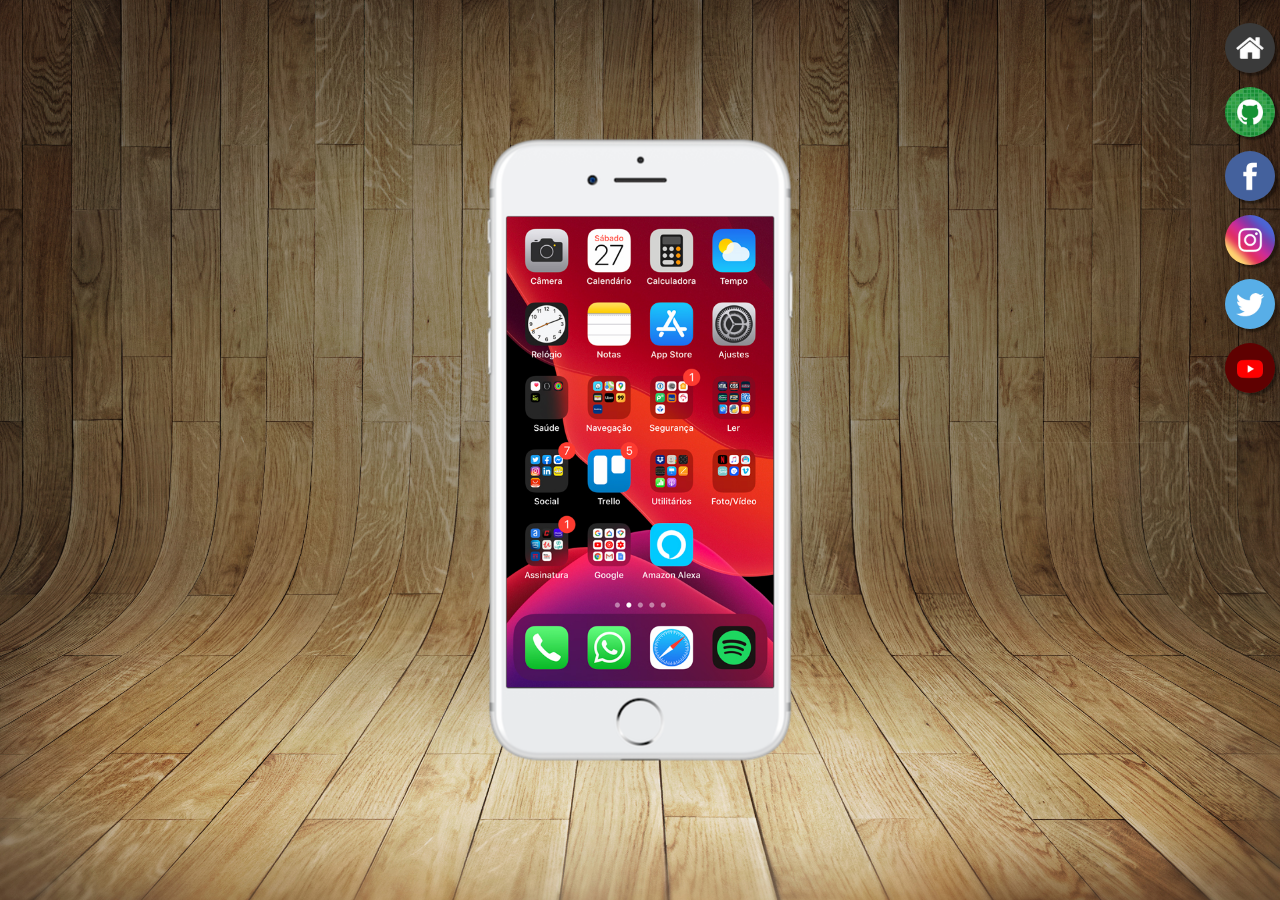
<file: index.html>
<!DOCTYPE html>
<html lang="pt-br">
<head>
    <meta charset="UTF-8">
    <meta http-equiv="X-UA-Compatible" content="IE=edge">
    <meta name="viewport" content="width=device-width, initial-scale=1.0">
    <link rel="shortcut icon" href="favicon.ico" type="image/x-icon">
    <link rel="stylesheet" href="style.css">
    <title>Social</title>
</head>
<body>
    <main>
        <section id="cell">
            <iframe src="home.html" frameborder="0" name="screen" id="screen">
                <p>Seu navegador não é compatível com iframes :C</p>
            </iframe>
        </section>
        <section id="social">
            <br>
            <a href="home.html" target="screen"><img src="imagens/logo-home.jpg" alt="Home"></a><br>
            <a href="github.html" target="screen"><img src="imagens/logo-github.jpg" alt="Github"></a><br>
            <a href="facebook.html" target="screen"><img src="imagens/logo-facebook.jpg" alt="Facebook"></a><br>
            <a href="instagram.html" target="screen"><img src="imagens/logo-instagram.jpg" alt="Instagram"></a><br>
            <a href="twitter.html" target="screen"><img src="imagens/logo-twitter.jpg" alt="Twitter"></a><br>
            <a href="youtube.html" target="screen"><img src="imagens/logo-youtube.jpg" alt="YouTube"></a><br>
        </section>
    </main>
</body>
</html>
</file>
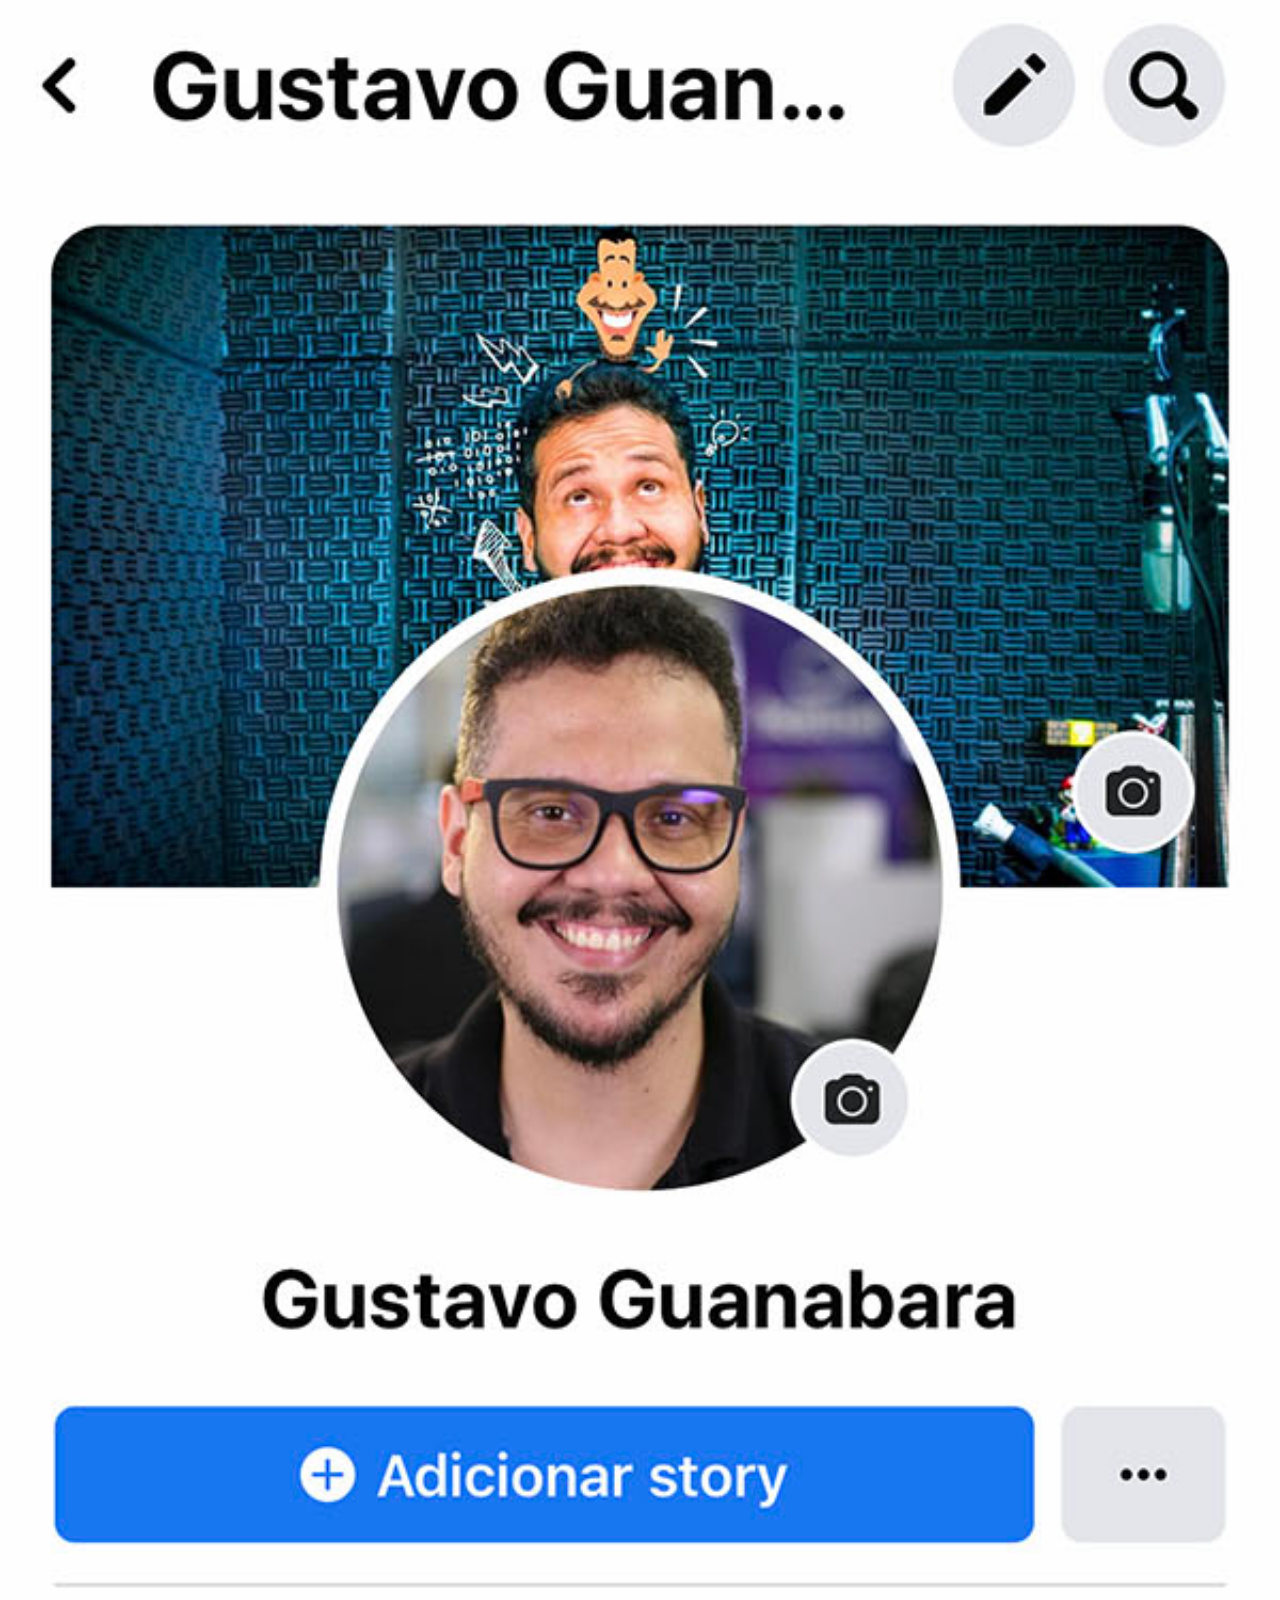
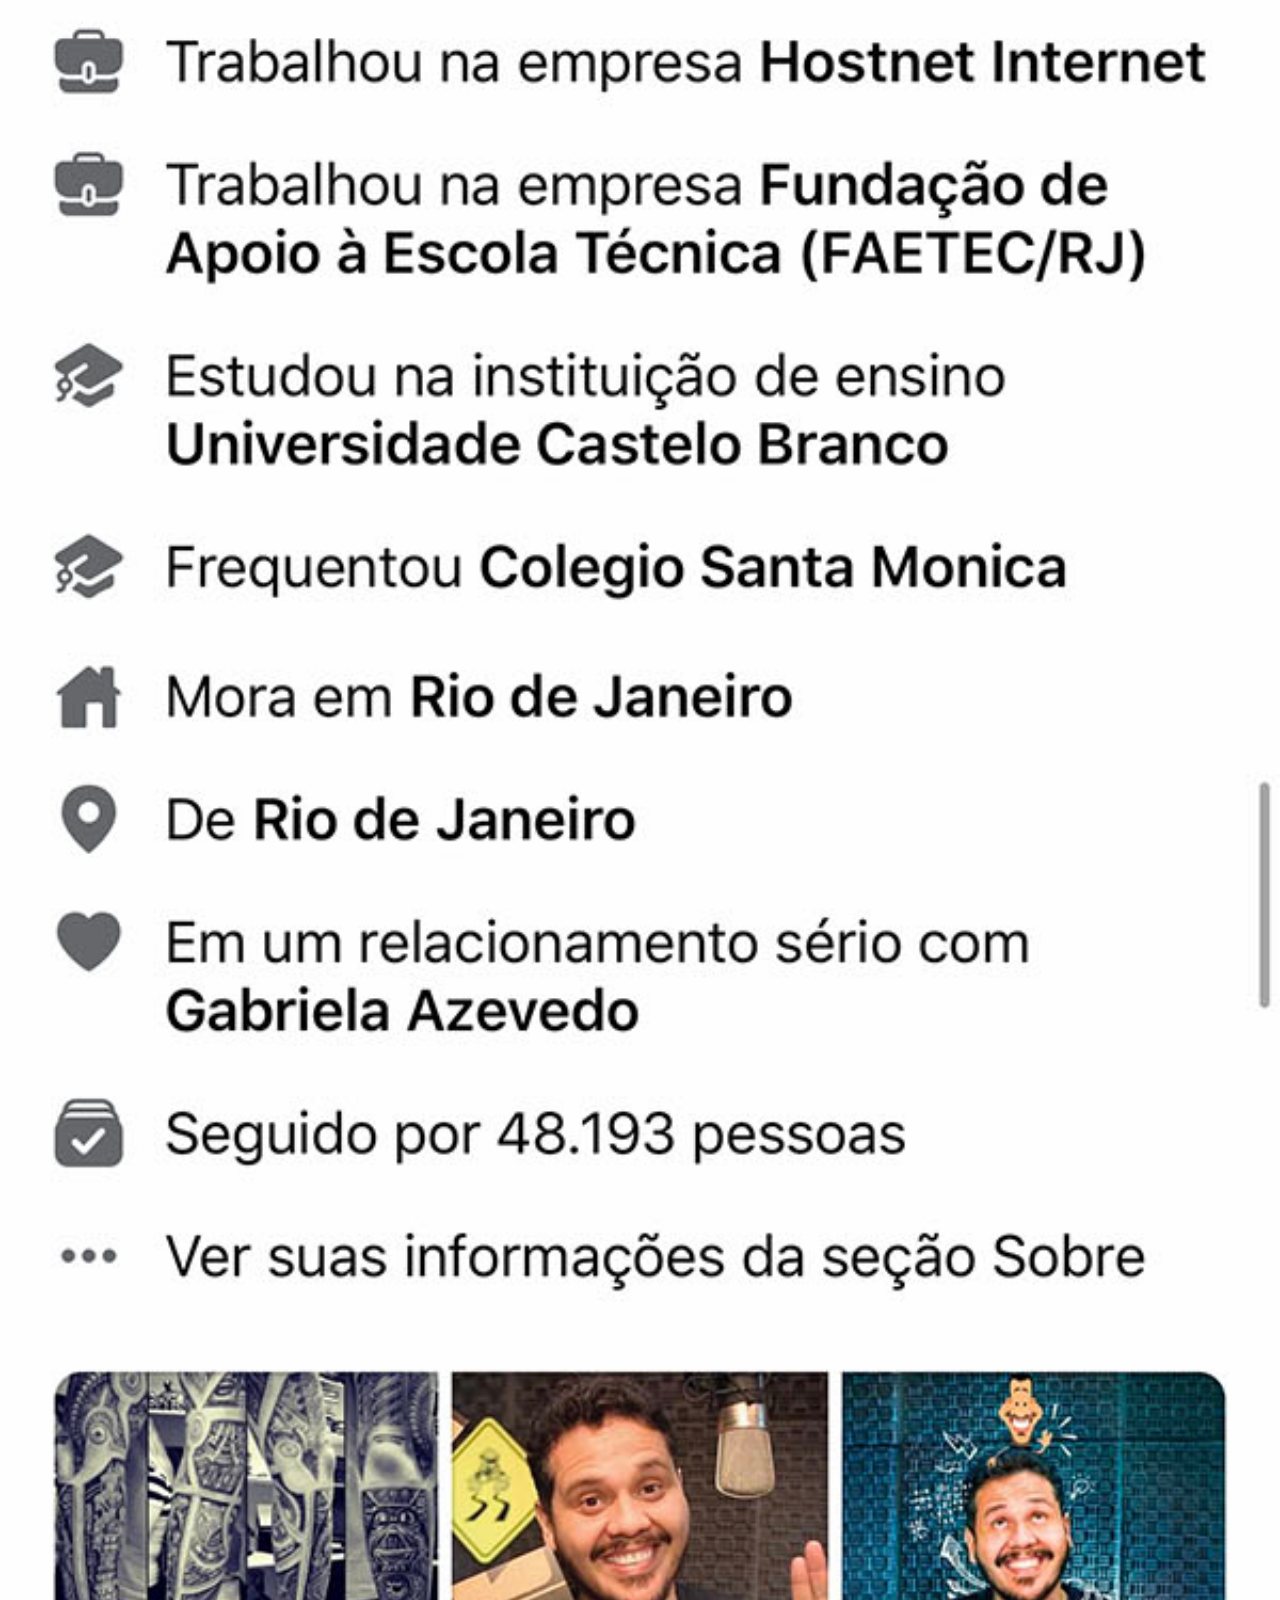
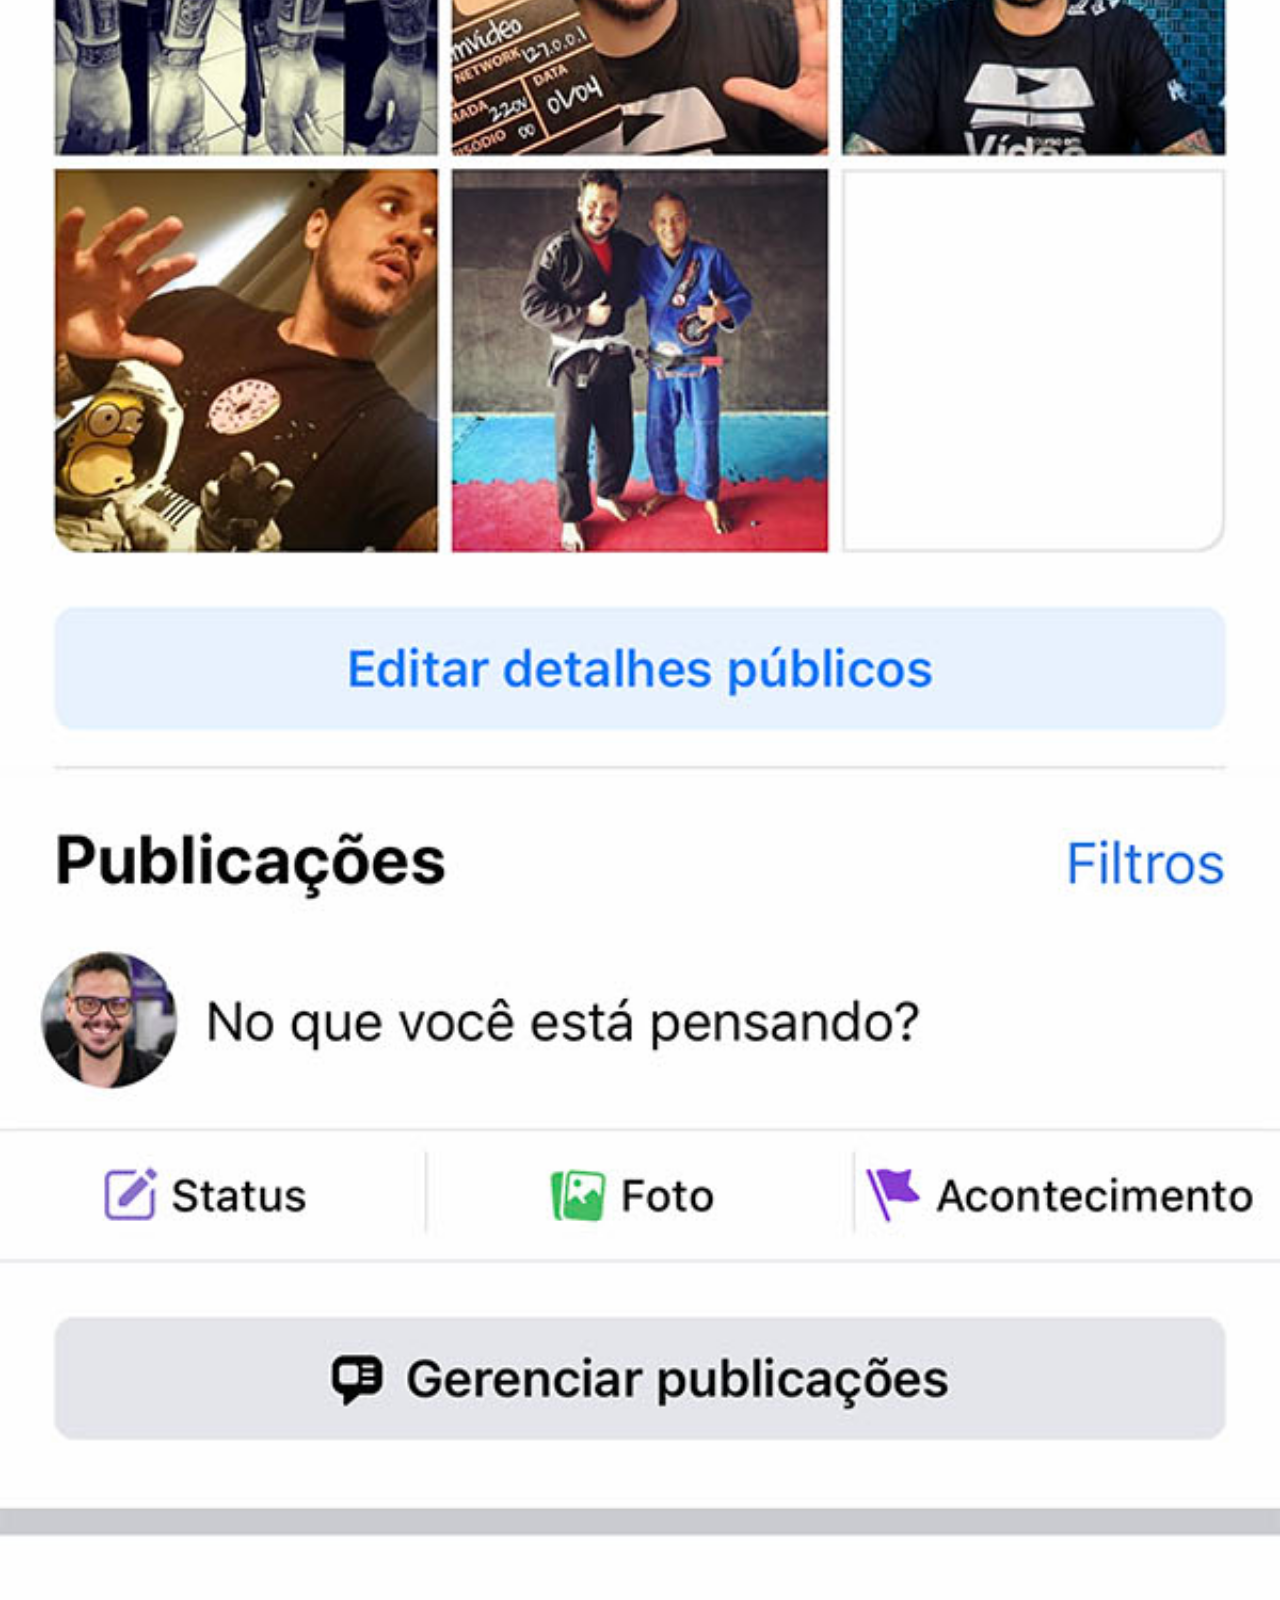
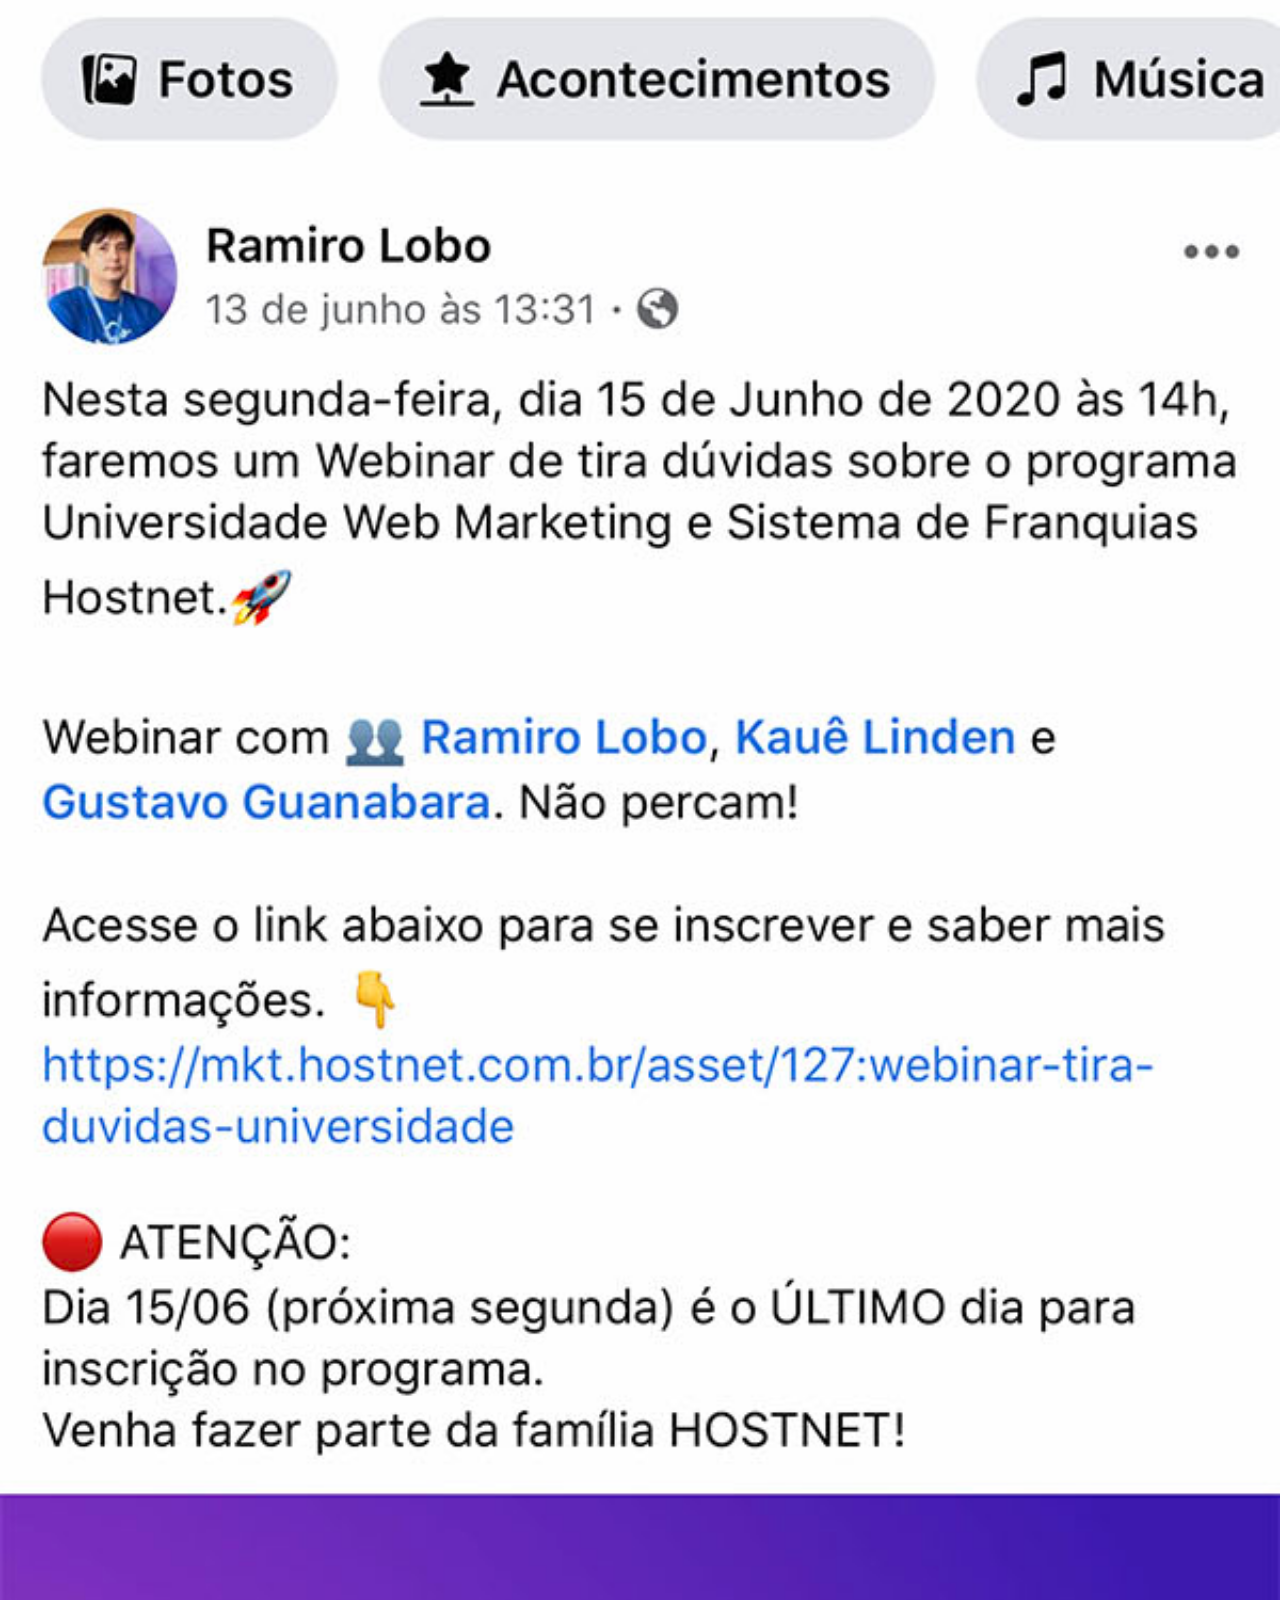
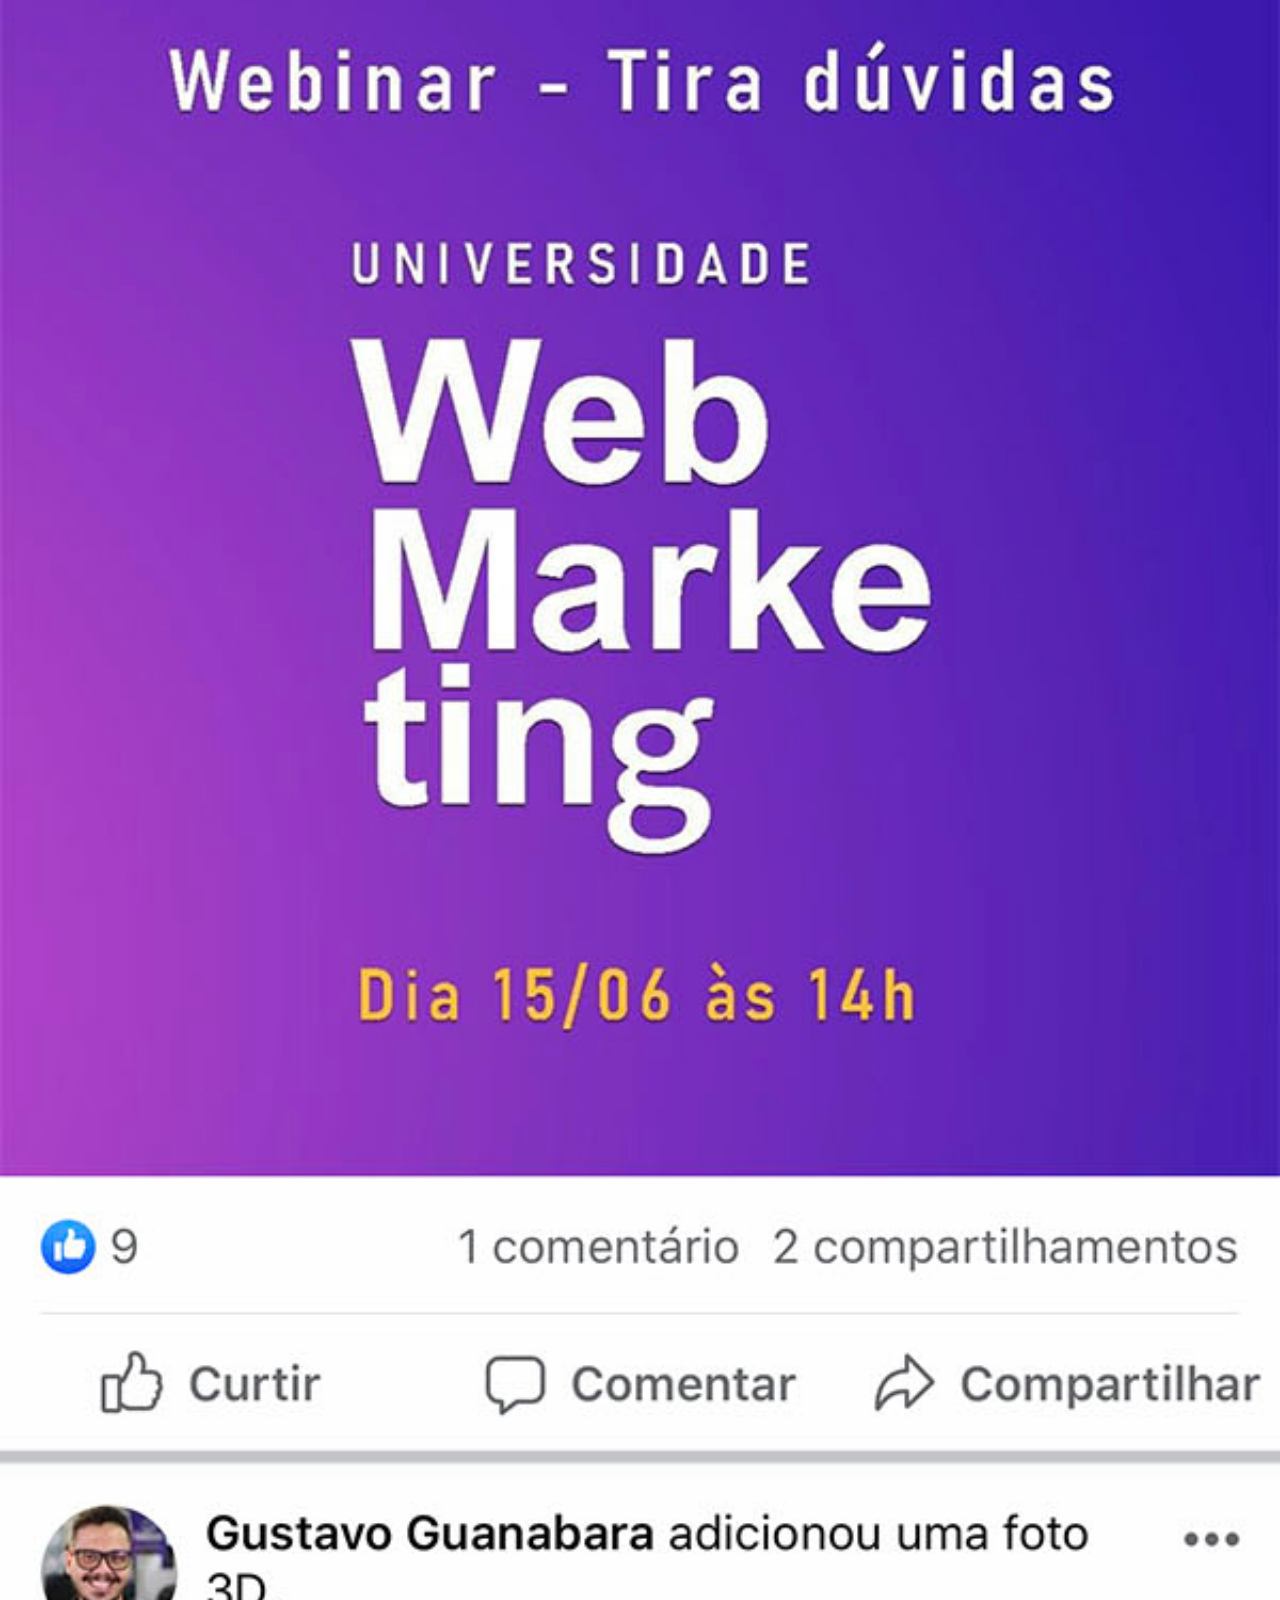
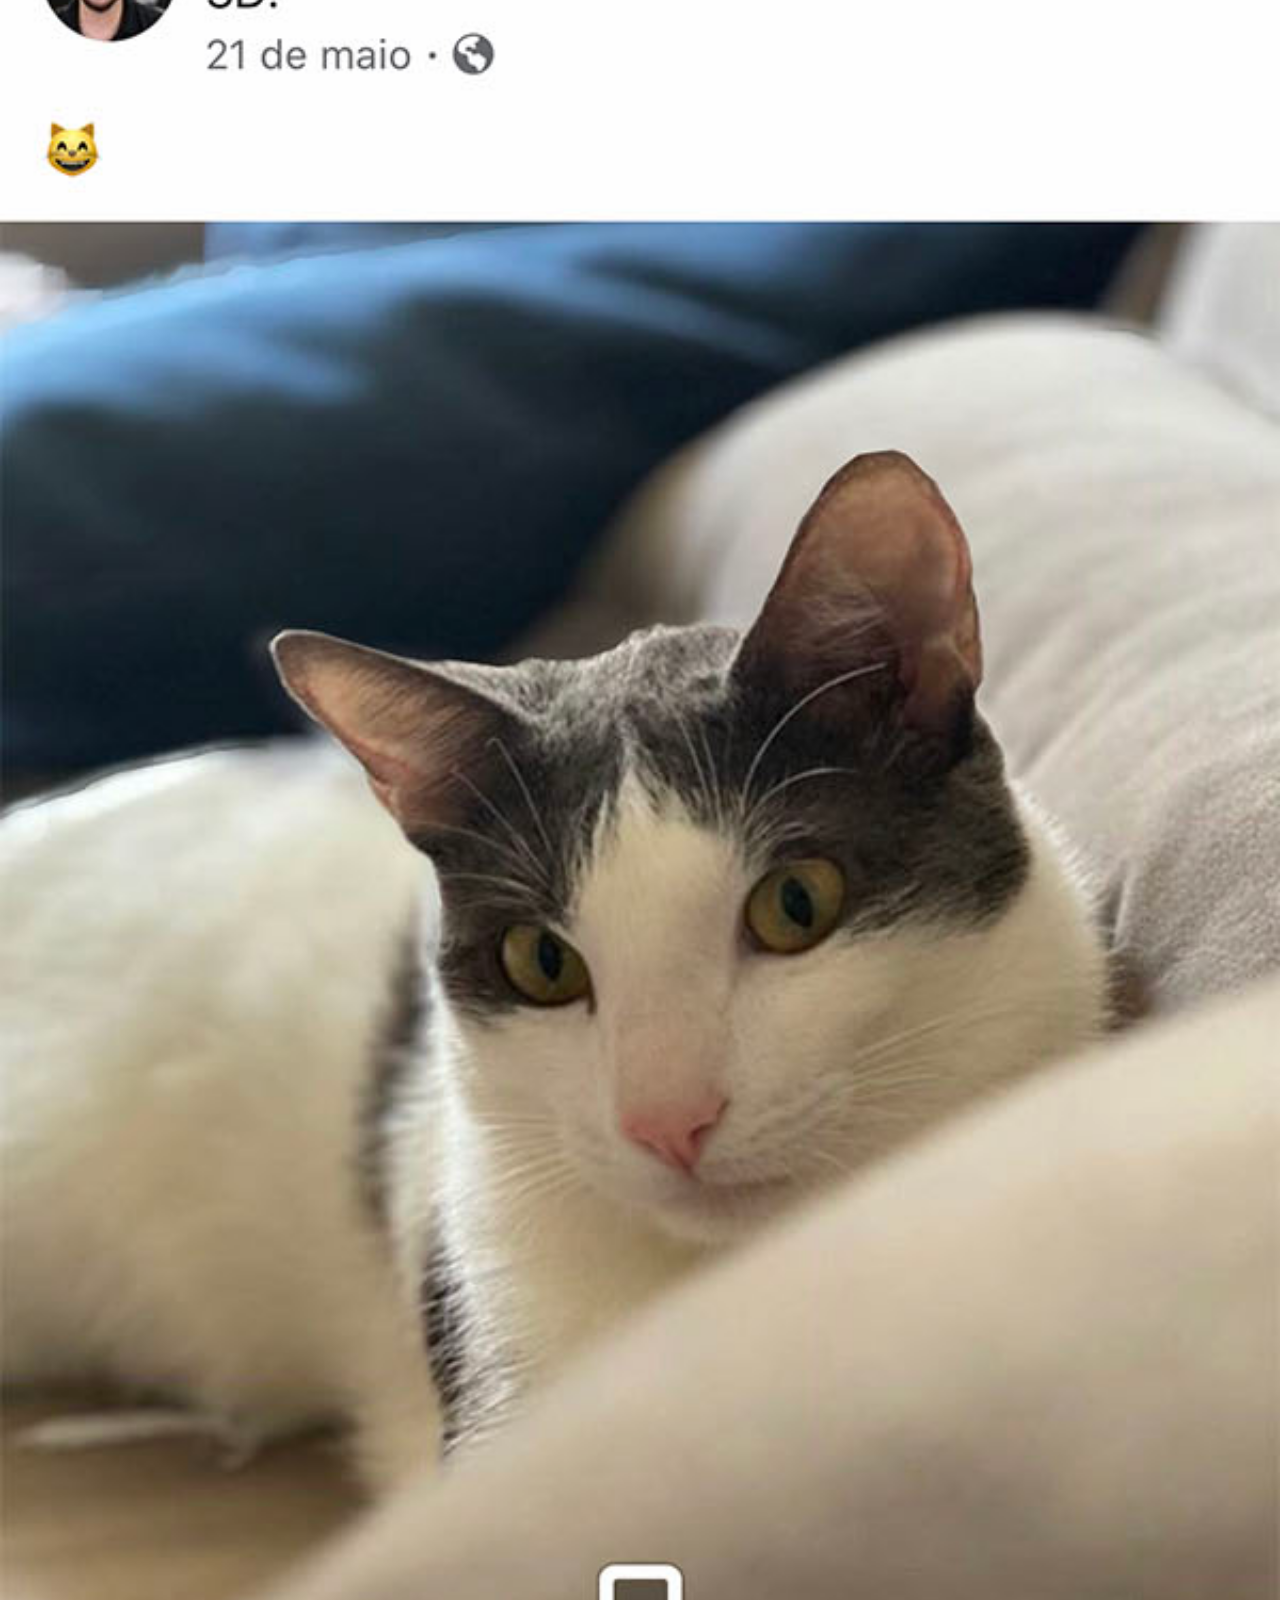
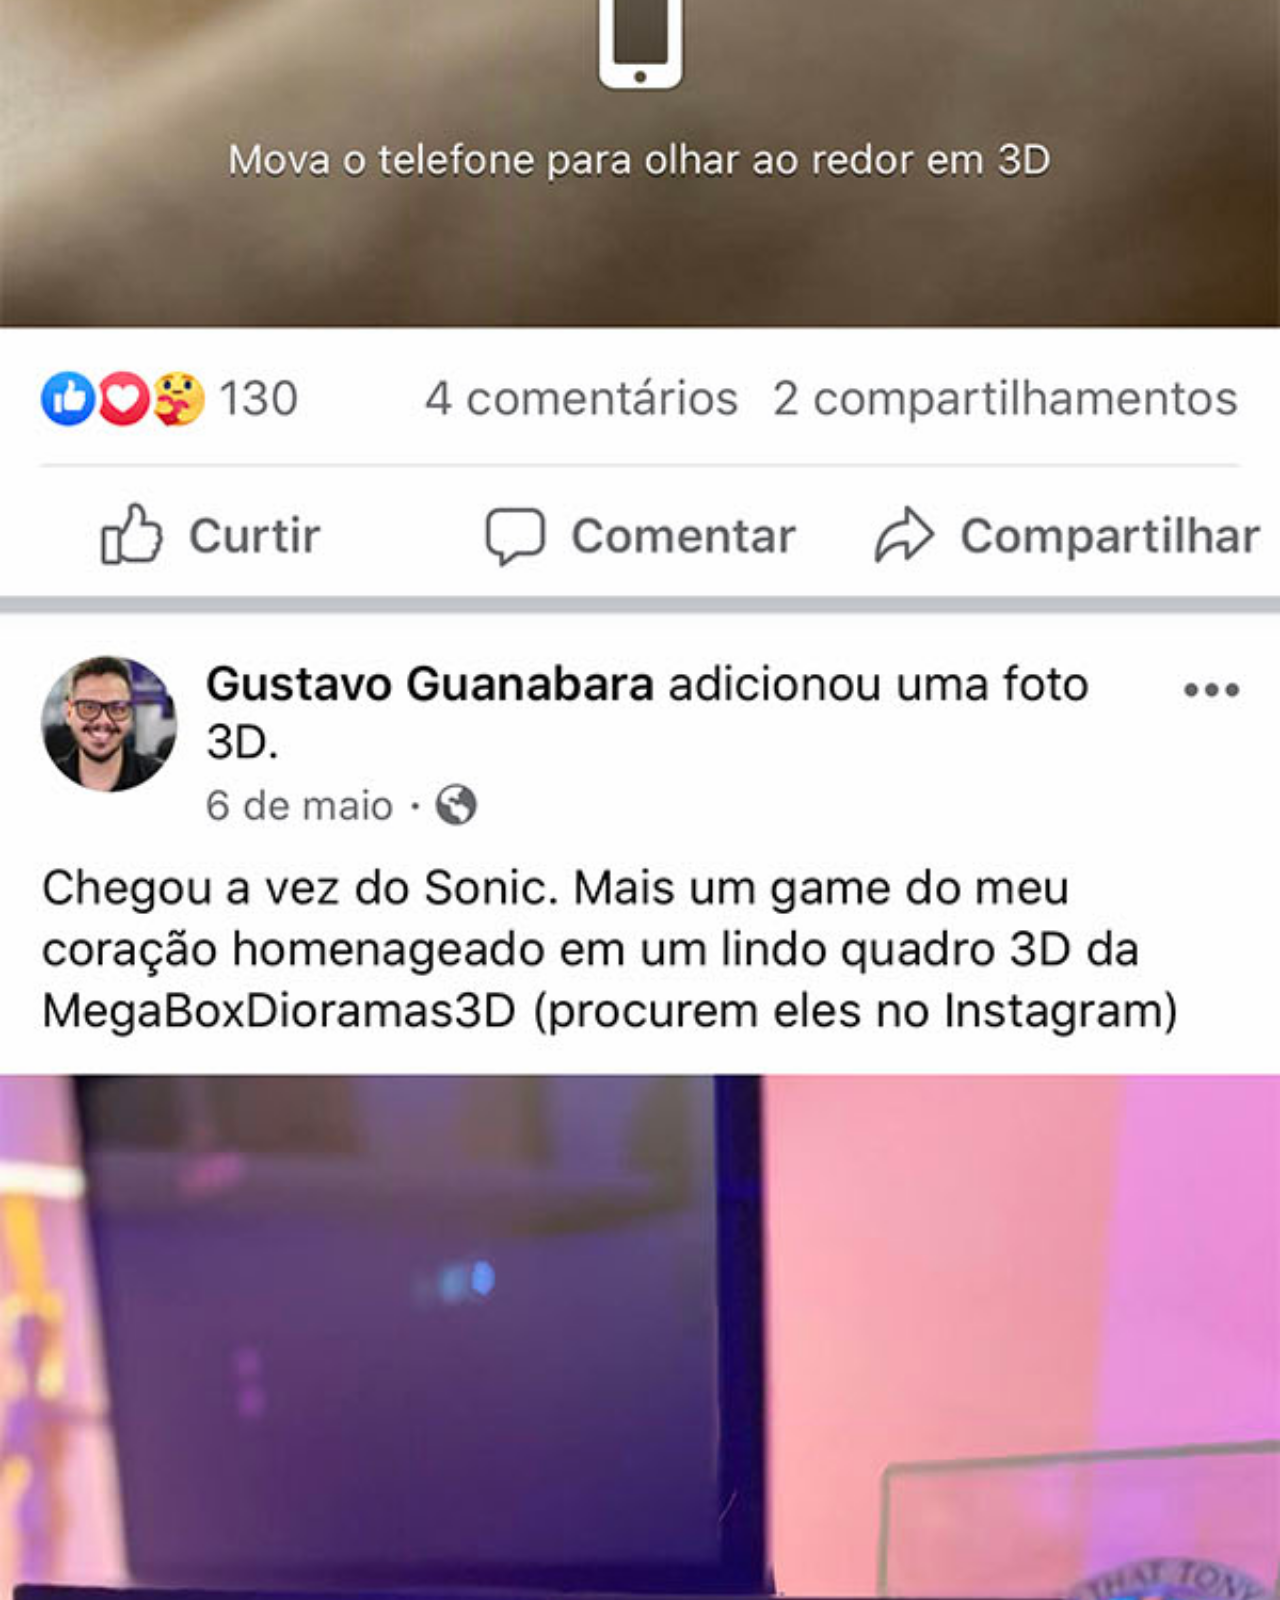
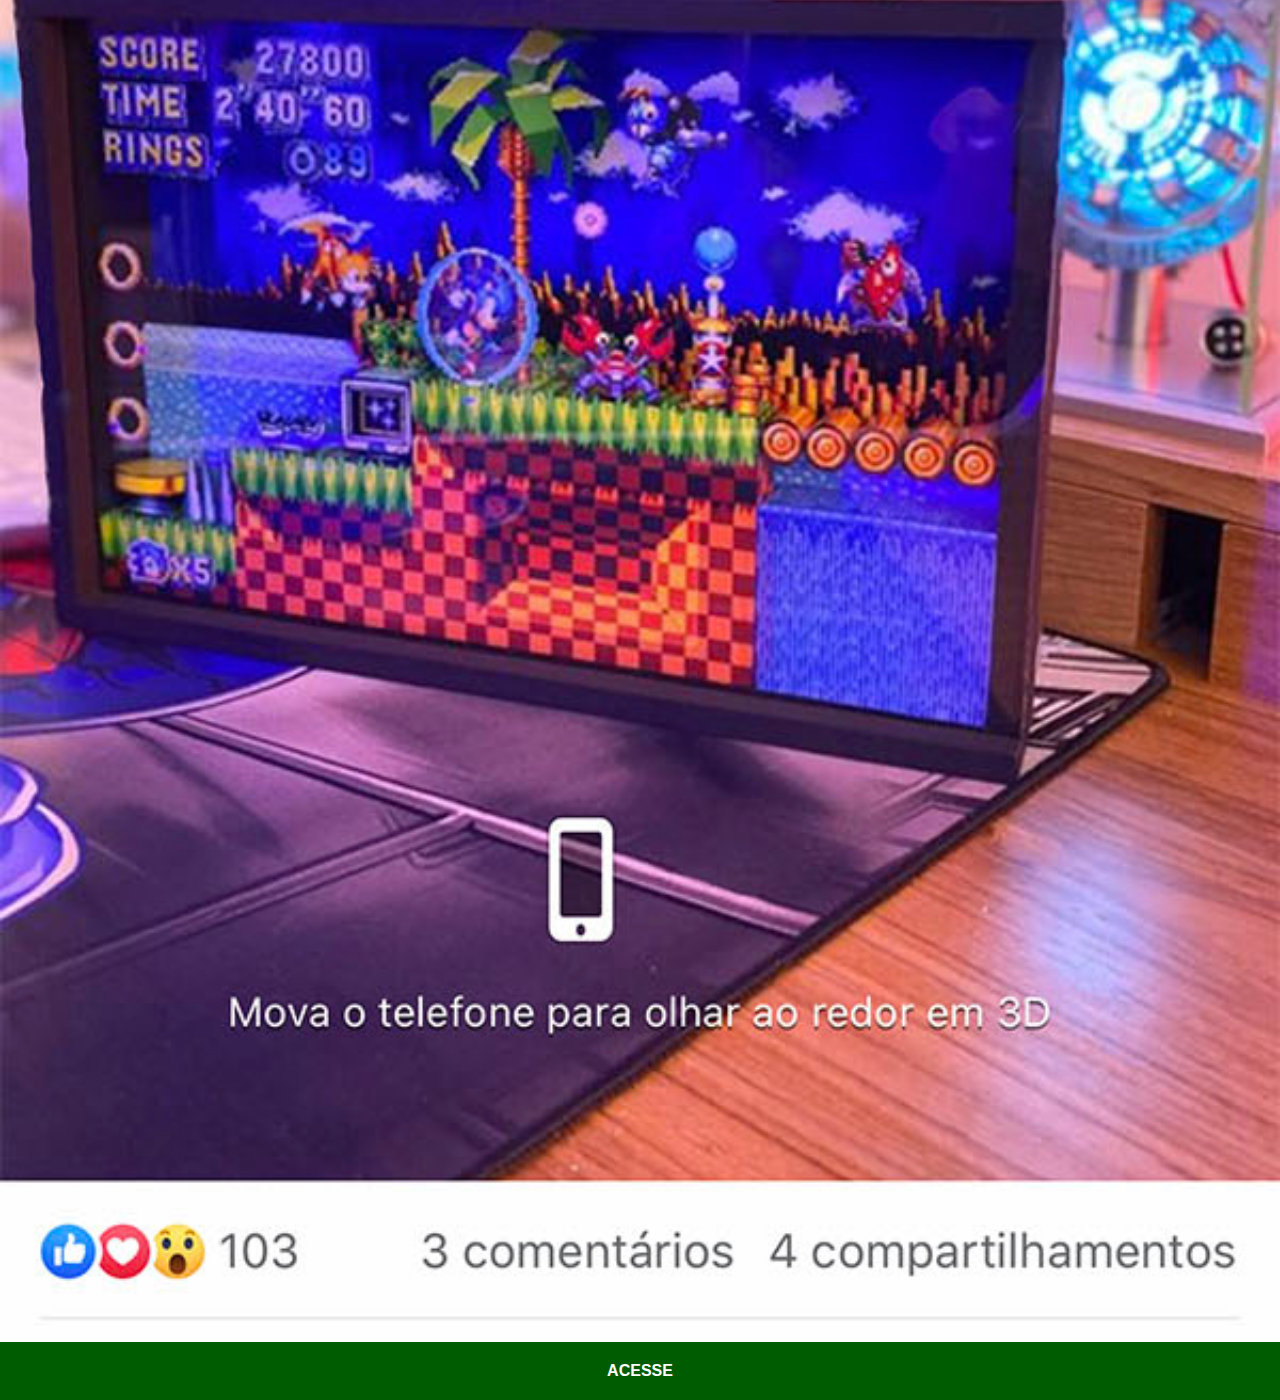
<file: facebook.html>
<!DOCTYPE html>
<html lang="pt-br">
<head>
    <meta charset="UTF-8">
    <meta http-equiv="X-UA-Compatible" content="IE=edge">
    <meta name="viewport" content="width=device-width, initial-scale=1.0">
    <title>Facebook</title>
    <link rel="stylesheet" href="social_buttons.css">
</head>
<body>
    <img src="imagens/tela-facebook.jpg" alt="Facebook">
    <a href="https://www.facebook.com/gustavoguanabara" target="_blank" rel="external" hreflang="pt-br">ACESSE</a>
</body>
</html>
</file>
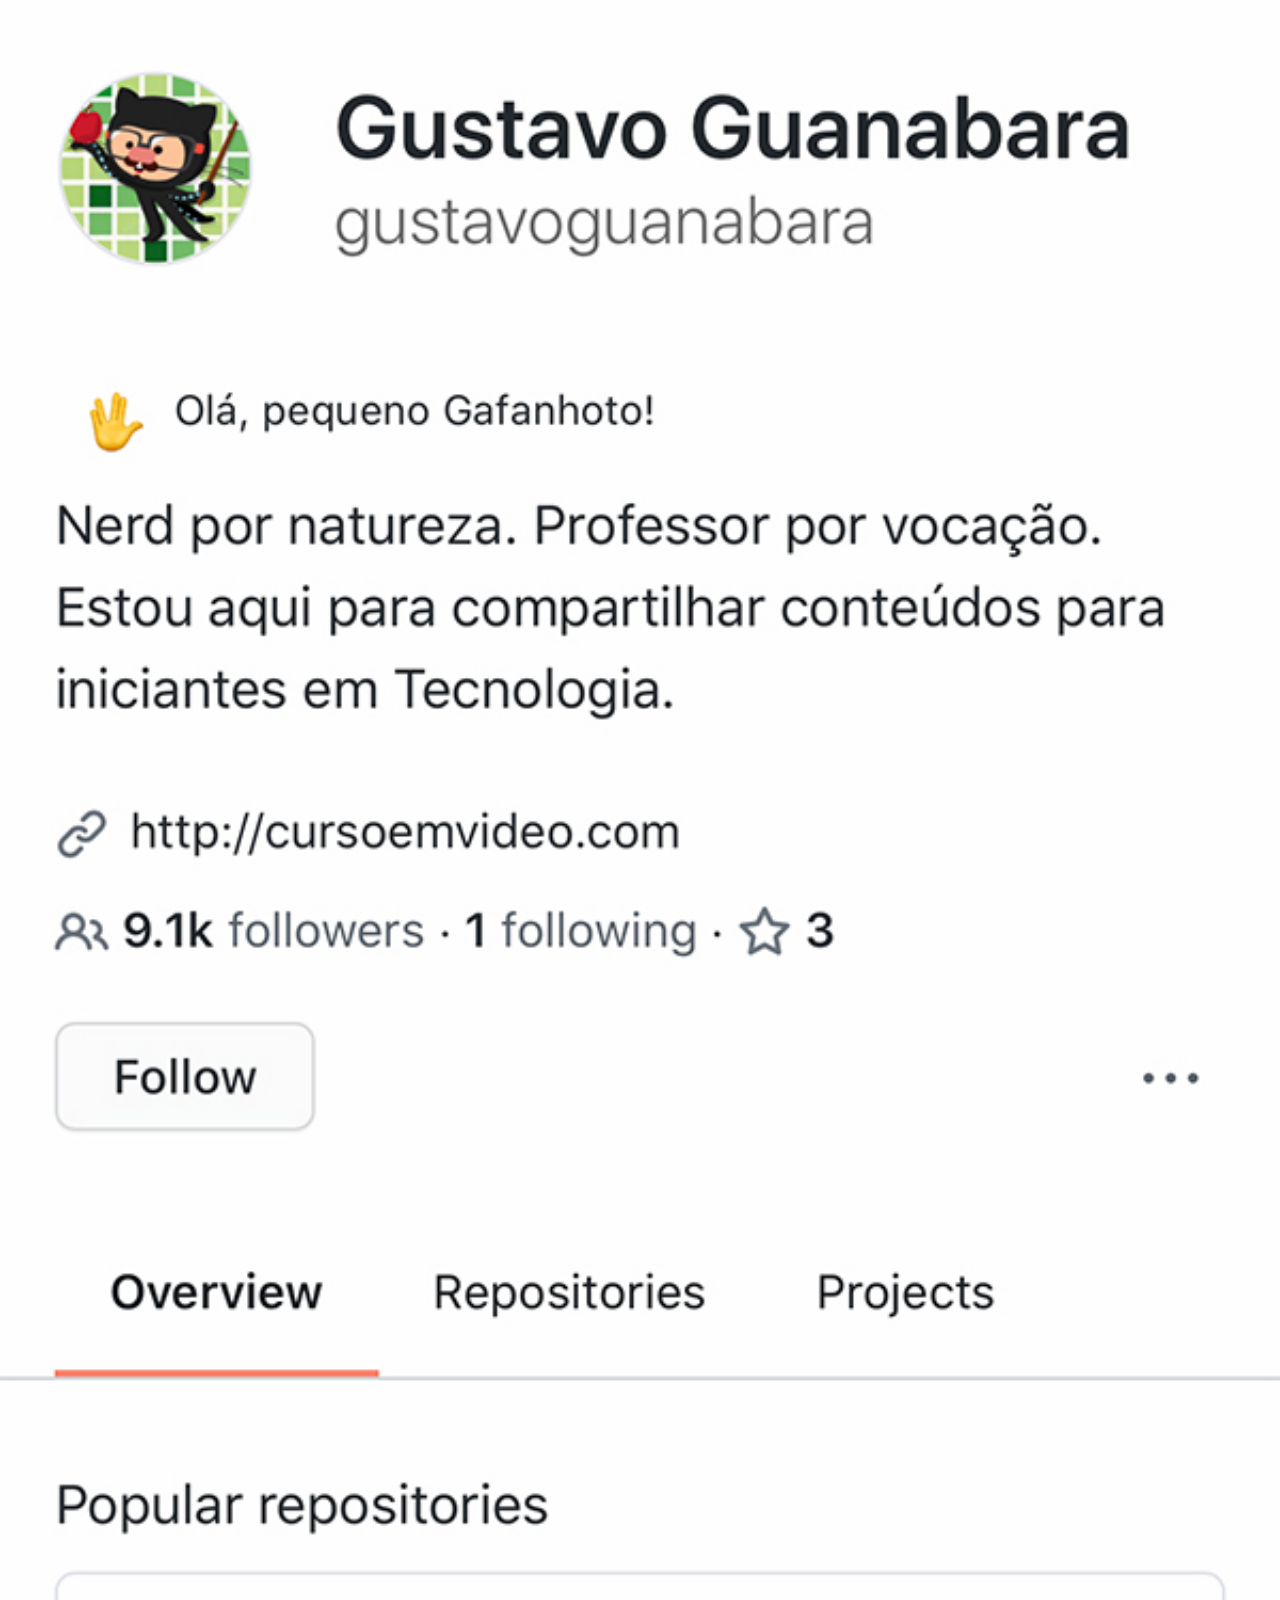
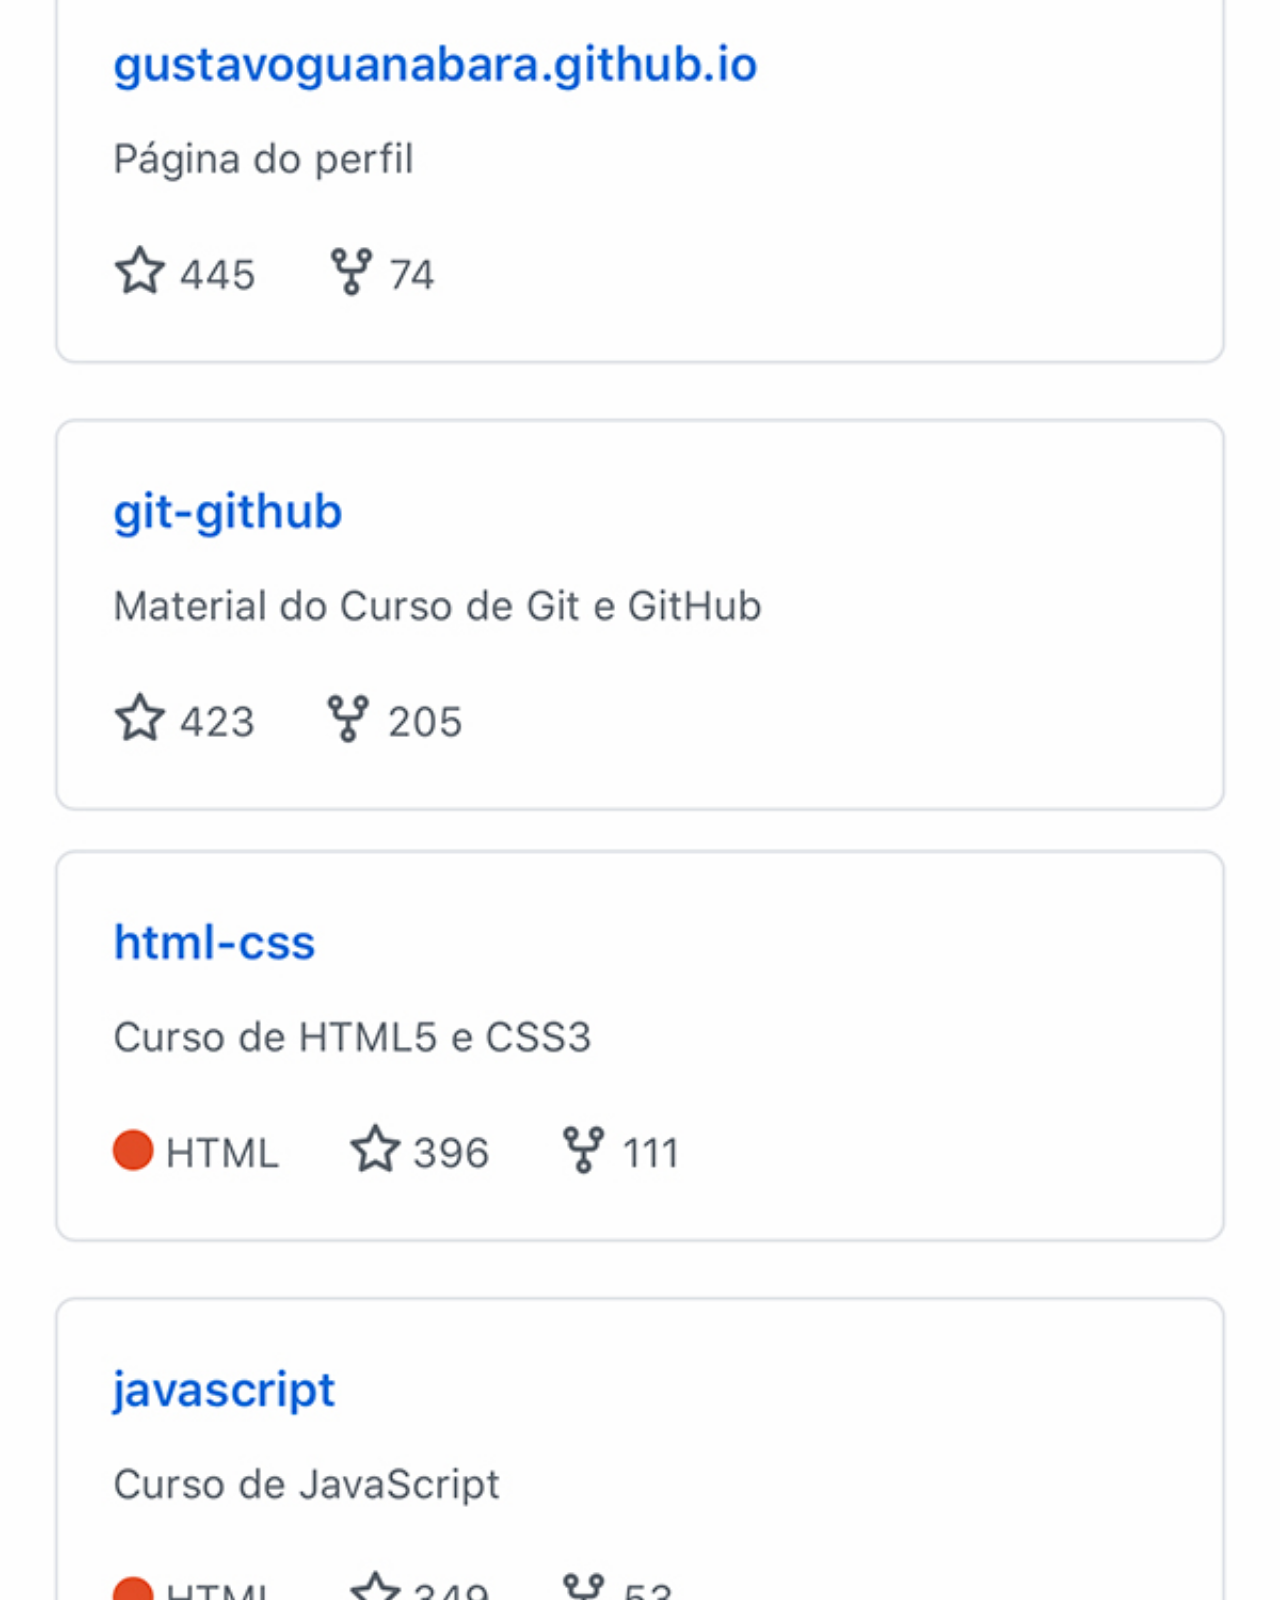
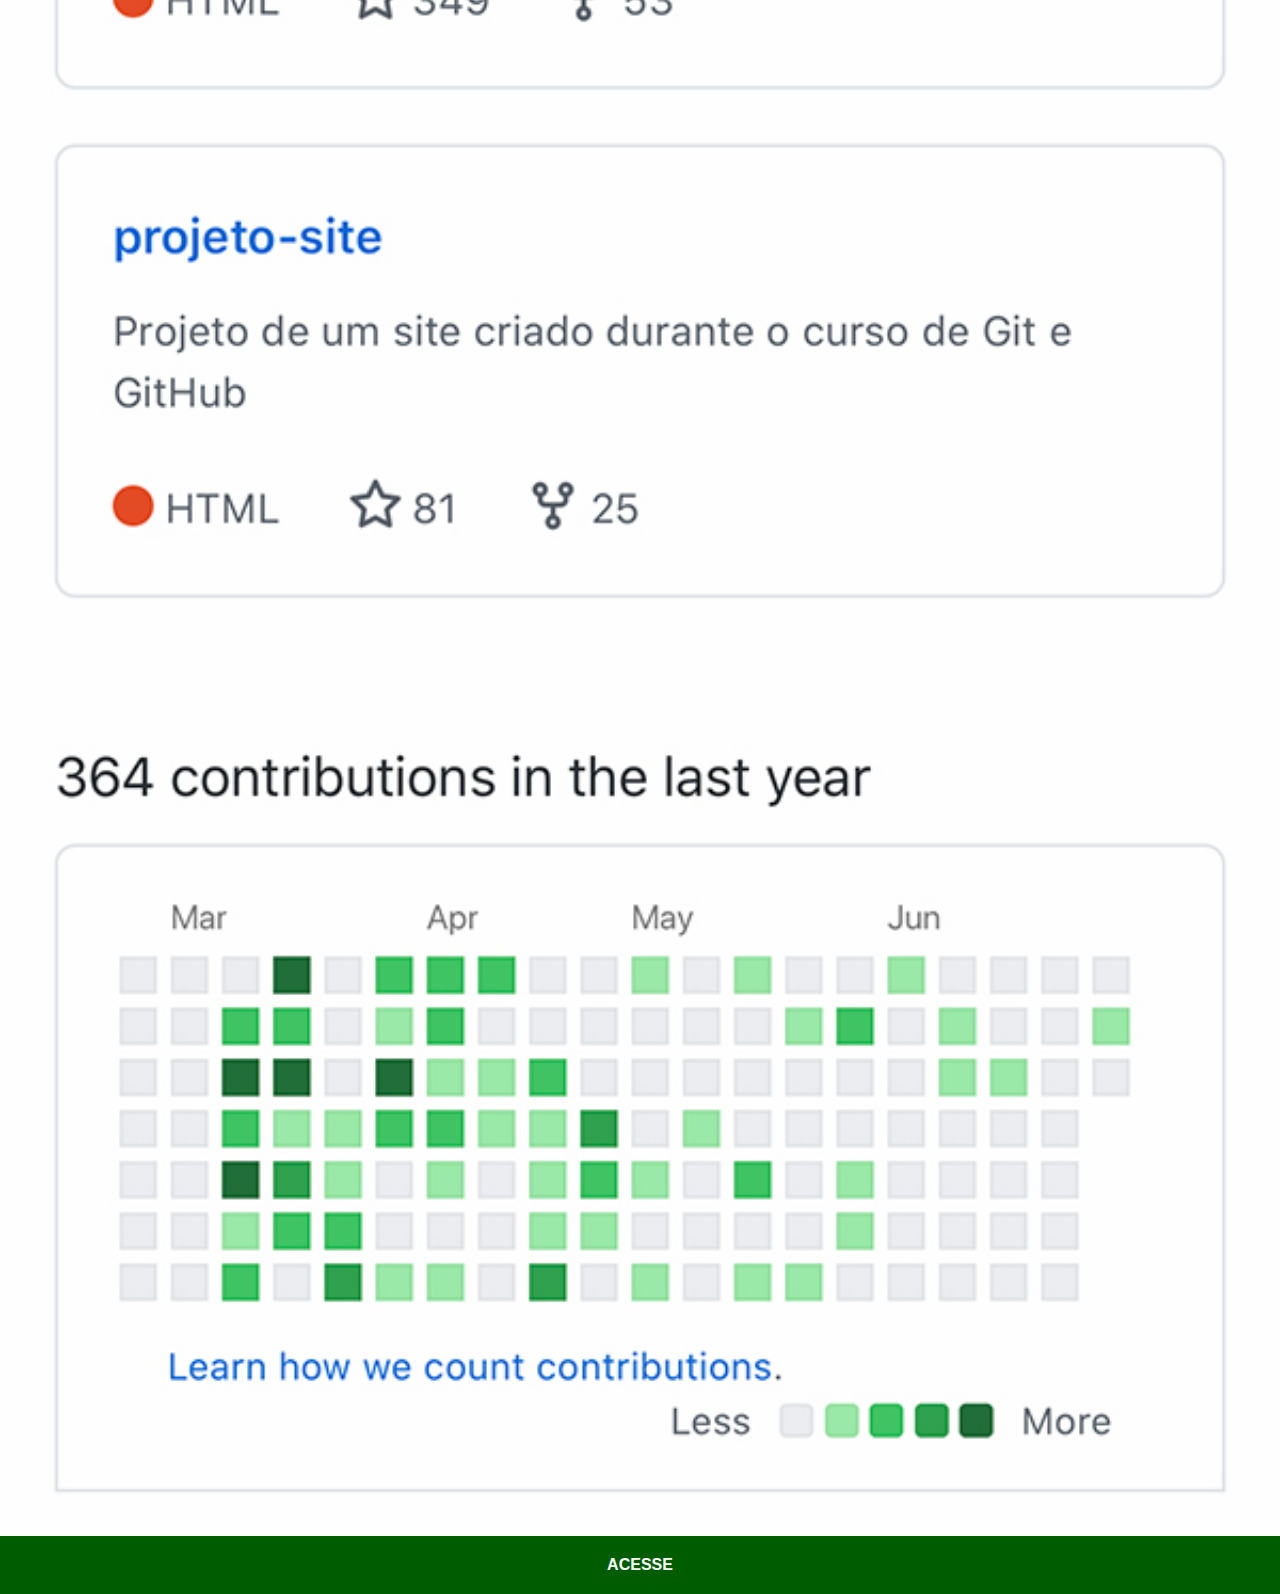
<file: github.html>
<!DOCTYPE html>
<html lang="pt-br">
<head>
    <meta charset="UTF-8">
    <meta http-equiv="X-UA-Compatible" content="IE=edge">
    <meta name="viewport" content="width=device-width, initial-scale=1.0">
    <title>Github</title>
    <link rel="stylesheet" href="social_buttons.css">
</head>
<body>
    <img src="imagens/tela-github.jpg" alt="Github">
    <a href="https://github.com/gustavoguanabara" target="_blank" hreflang="pt-br" rel="external">ACESSE</a>
</body>
</html>
</file>
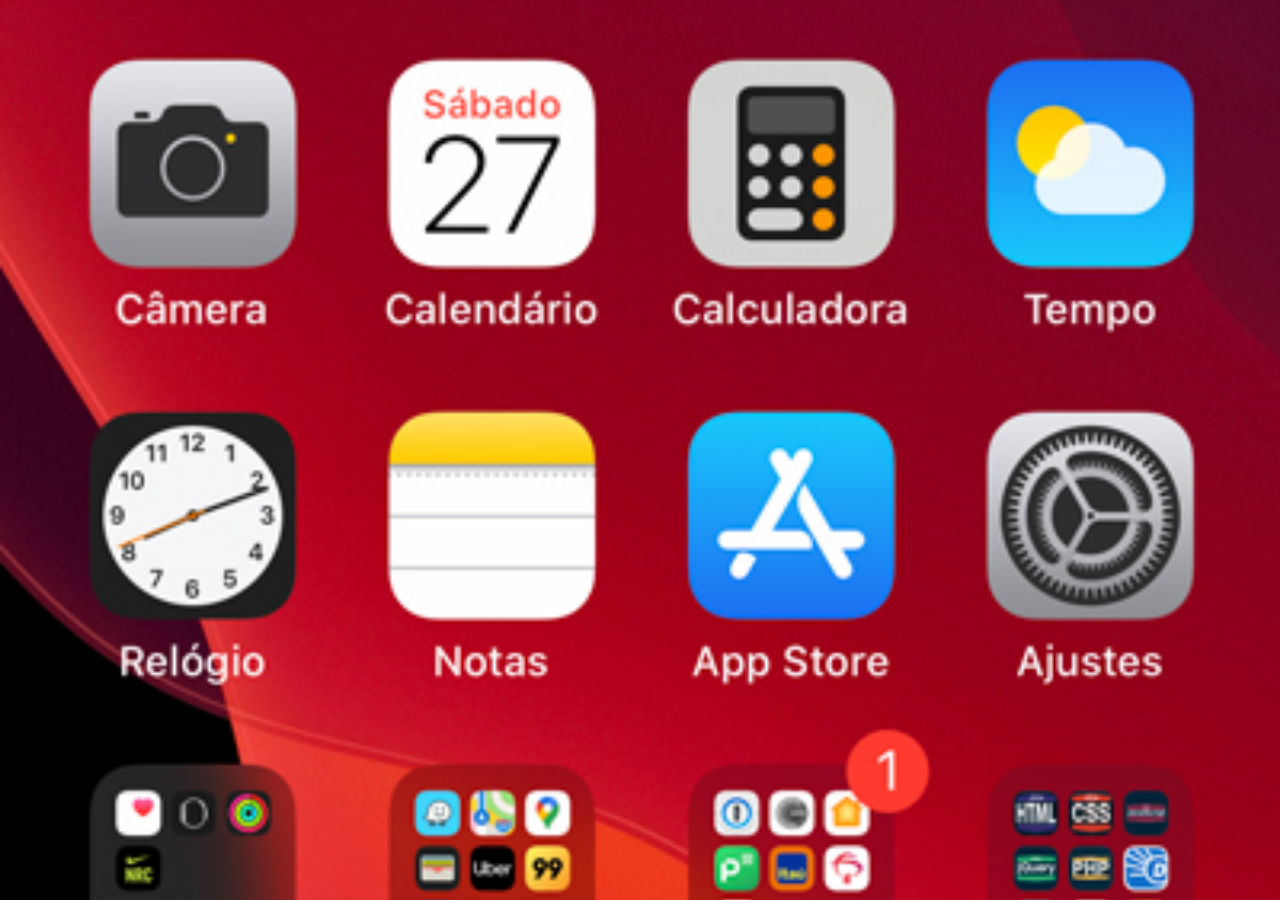
<file: home.html>
<!DOCTYPE html>
<html lang="pt-br">
<head>
    <meta charset="UTF-8">
    <meta http-equiv="X-UA-Compatible" content="IE=edge">
    <meta name="viewport" content="width=device-width, initial-scale=1.0">
    <title>Home</title>
    <style>
        * {
            margin: 0px;
            padding: 0px;
        }

        body {
            width: 100vw;
            height: 100vh;
            background-image: url('imagens/tela-home.jpg');
            background-repeat: no-repeat;
            background-position: top center;
            background-size: cover;
        }
    </style>
</head>
<body>
    
</body>
</html>
</file>
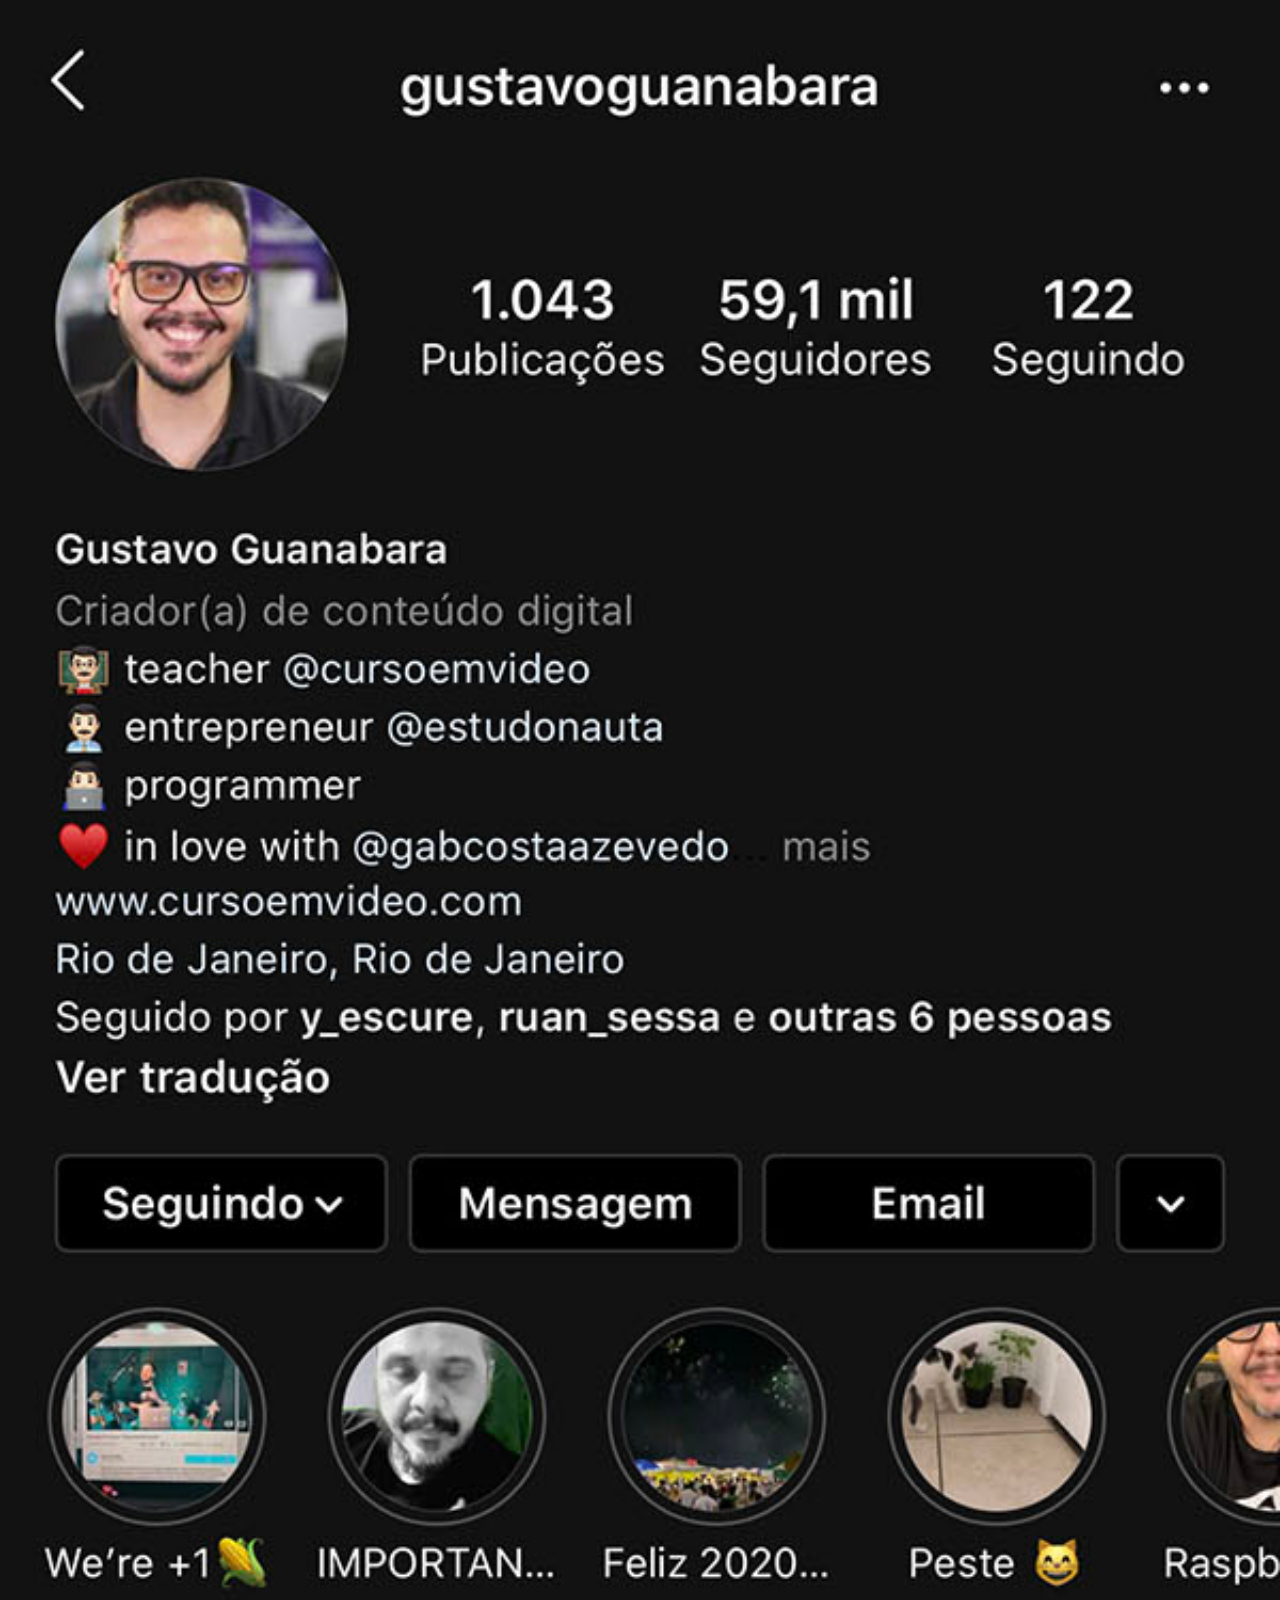
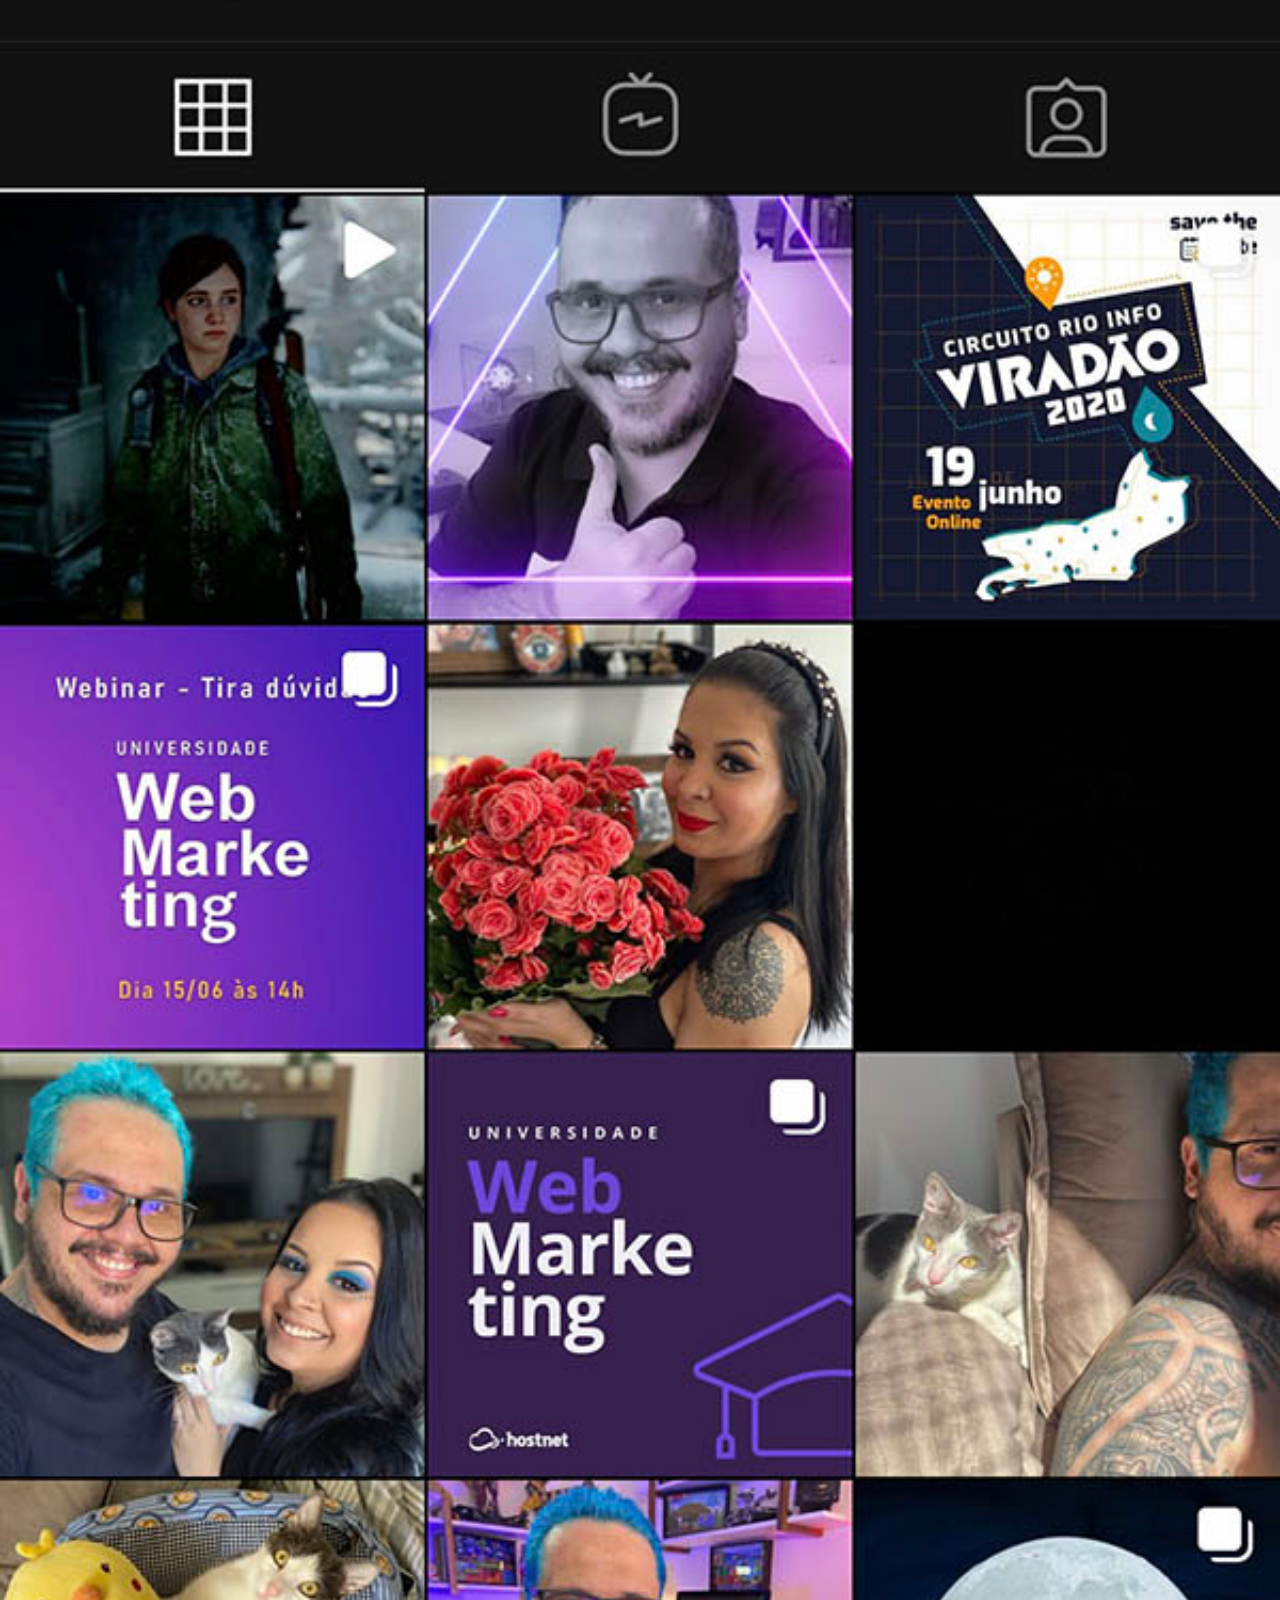
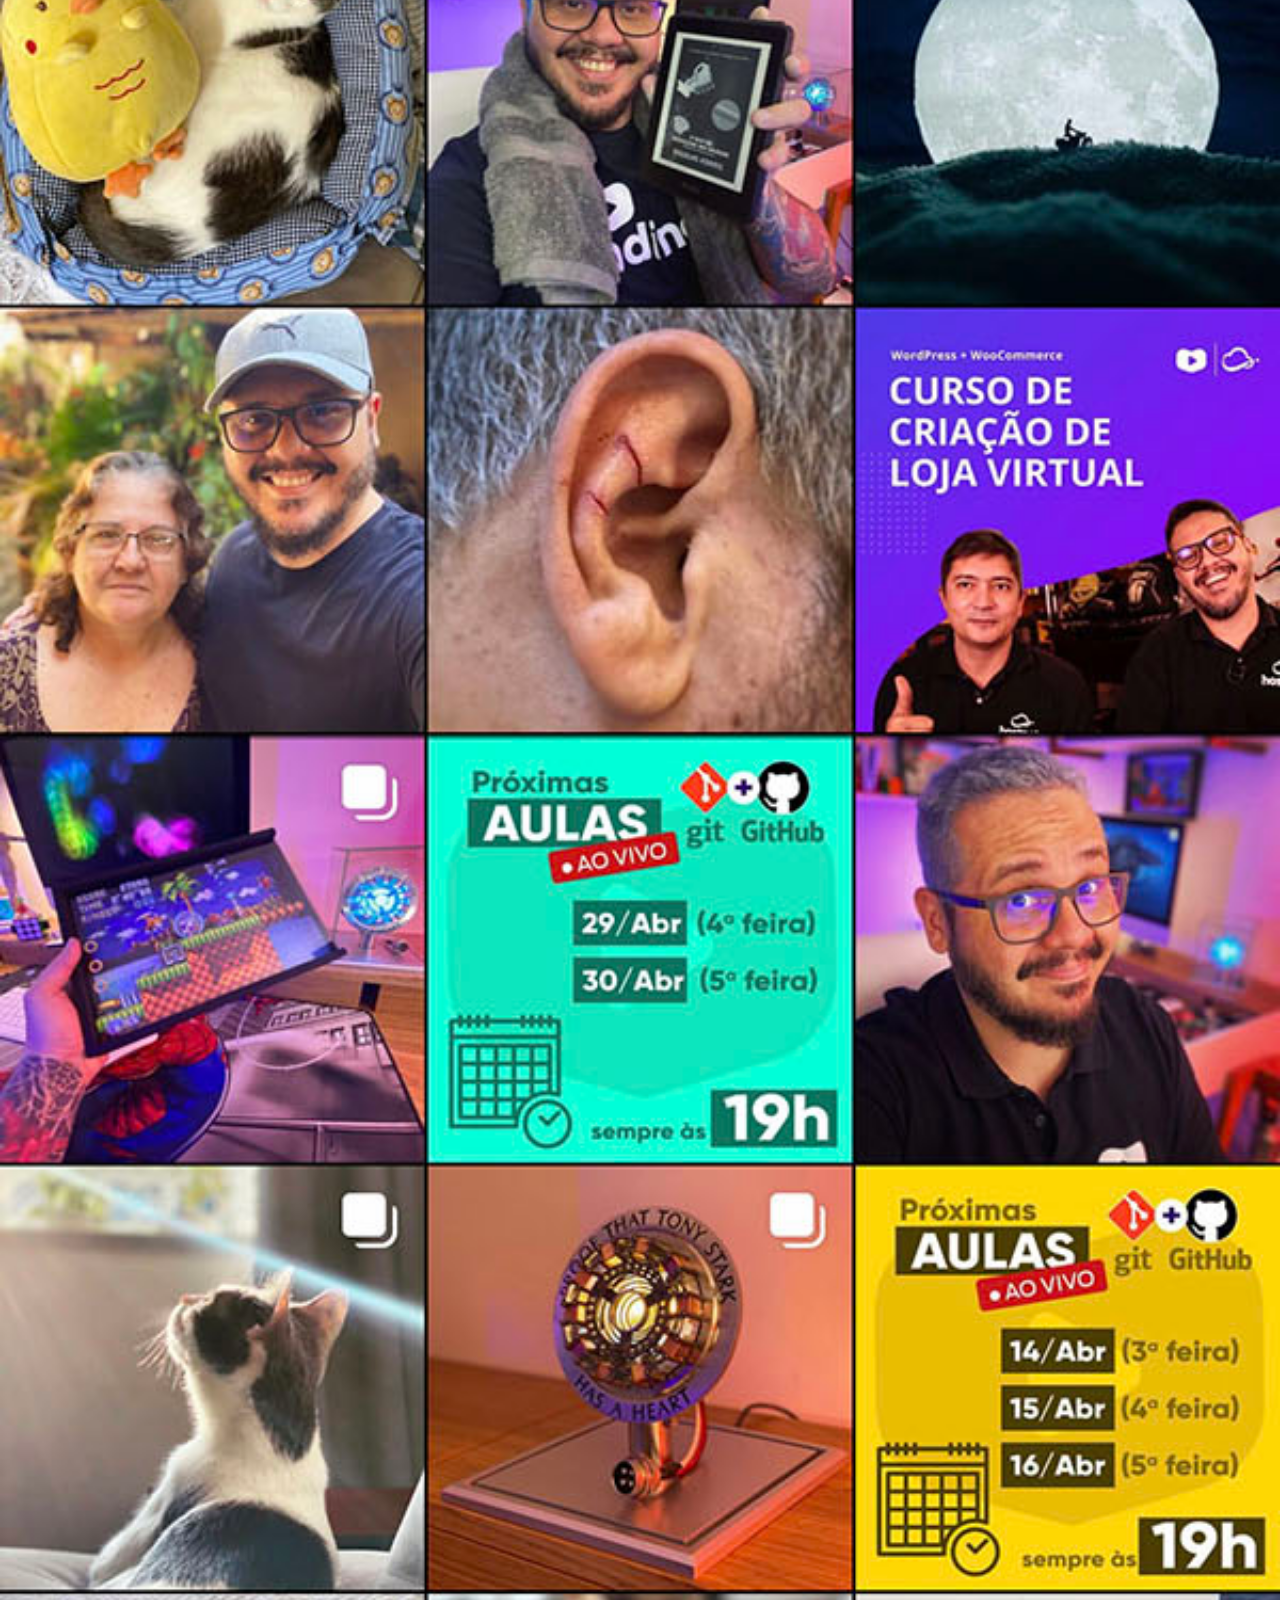
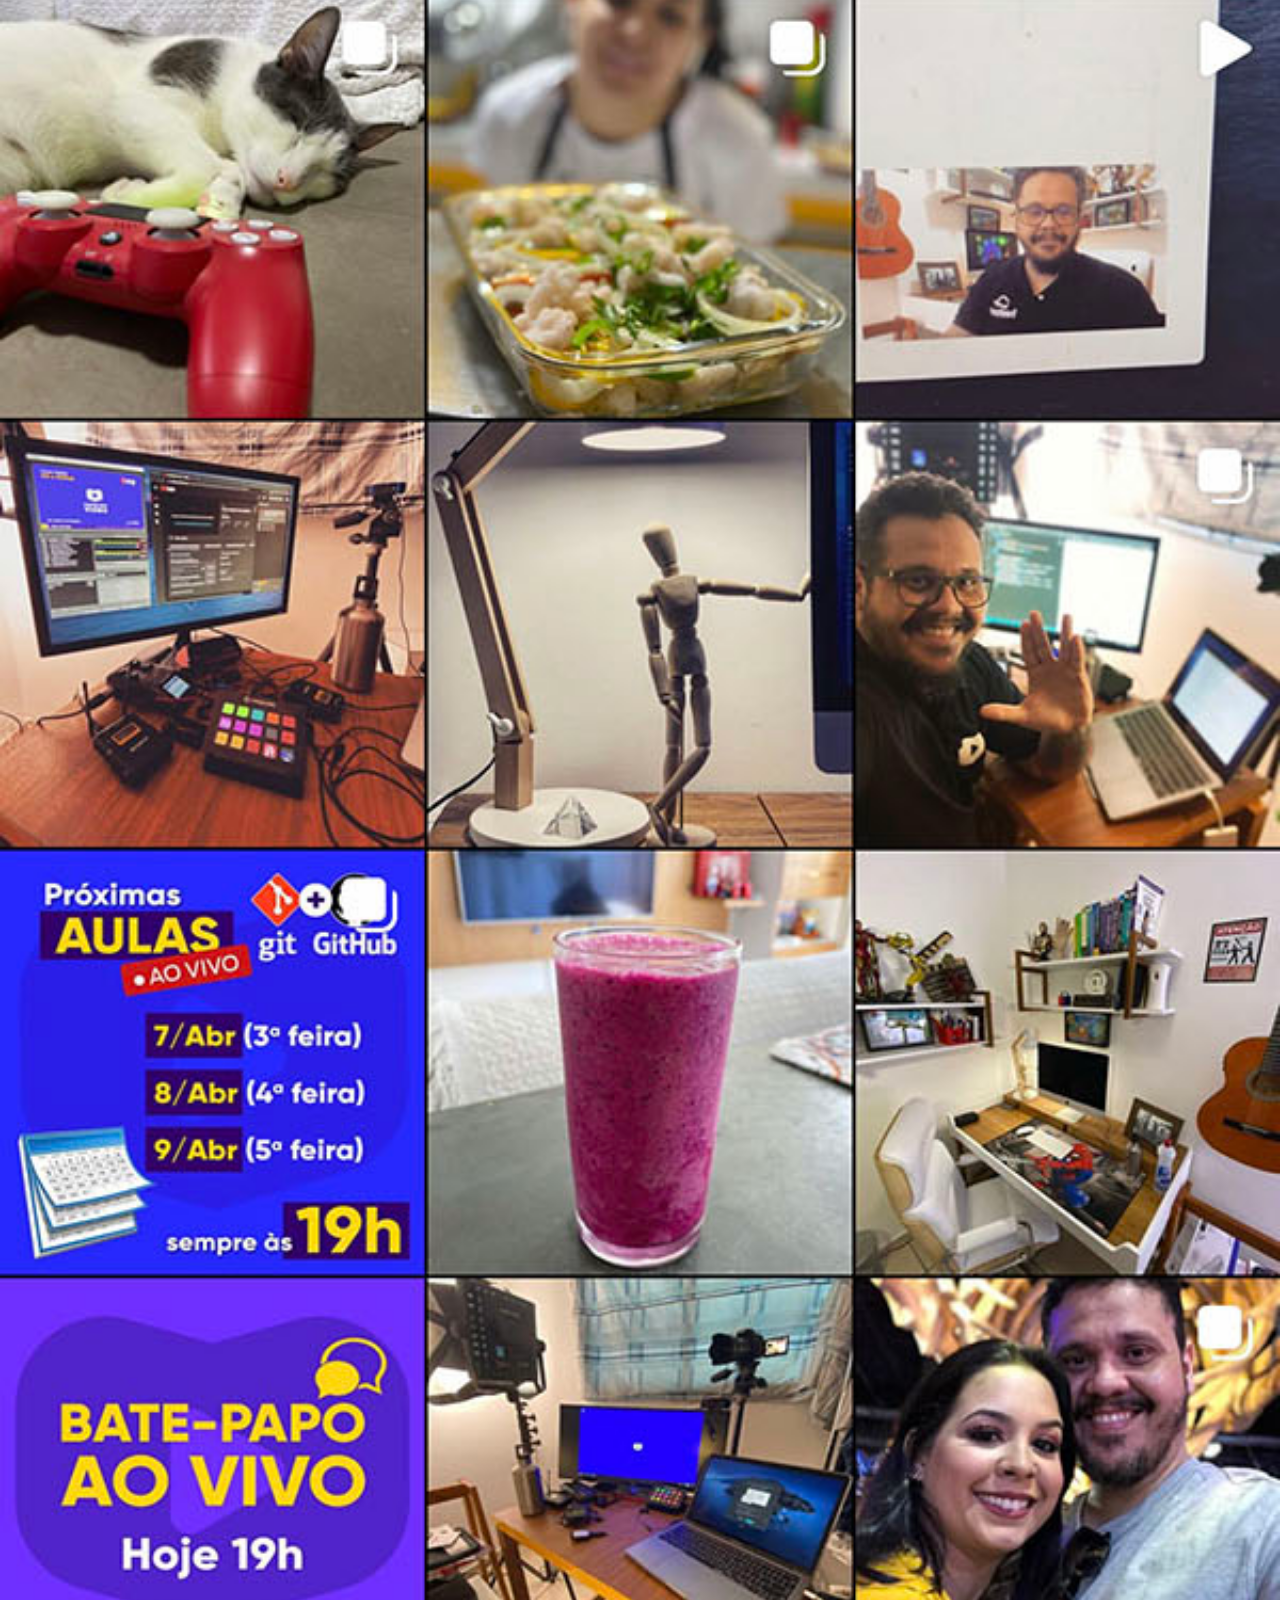
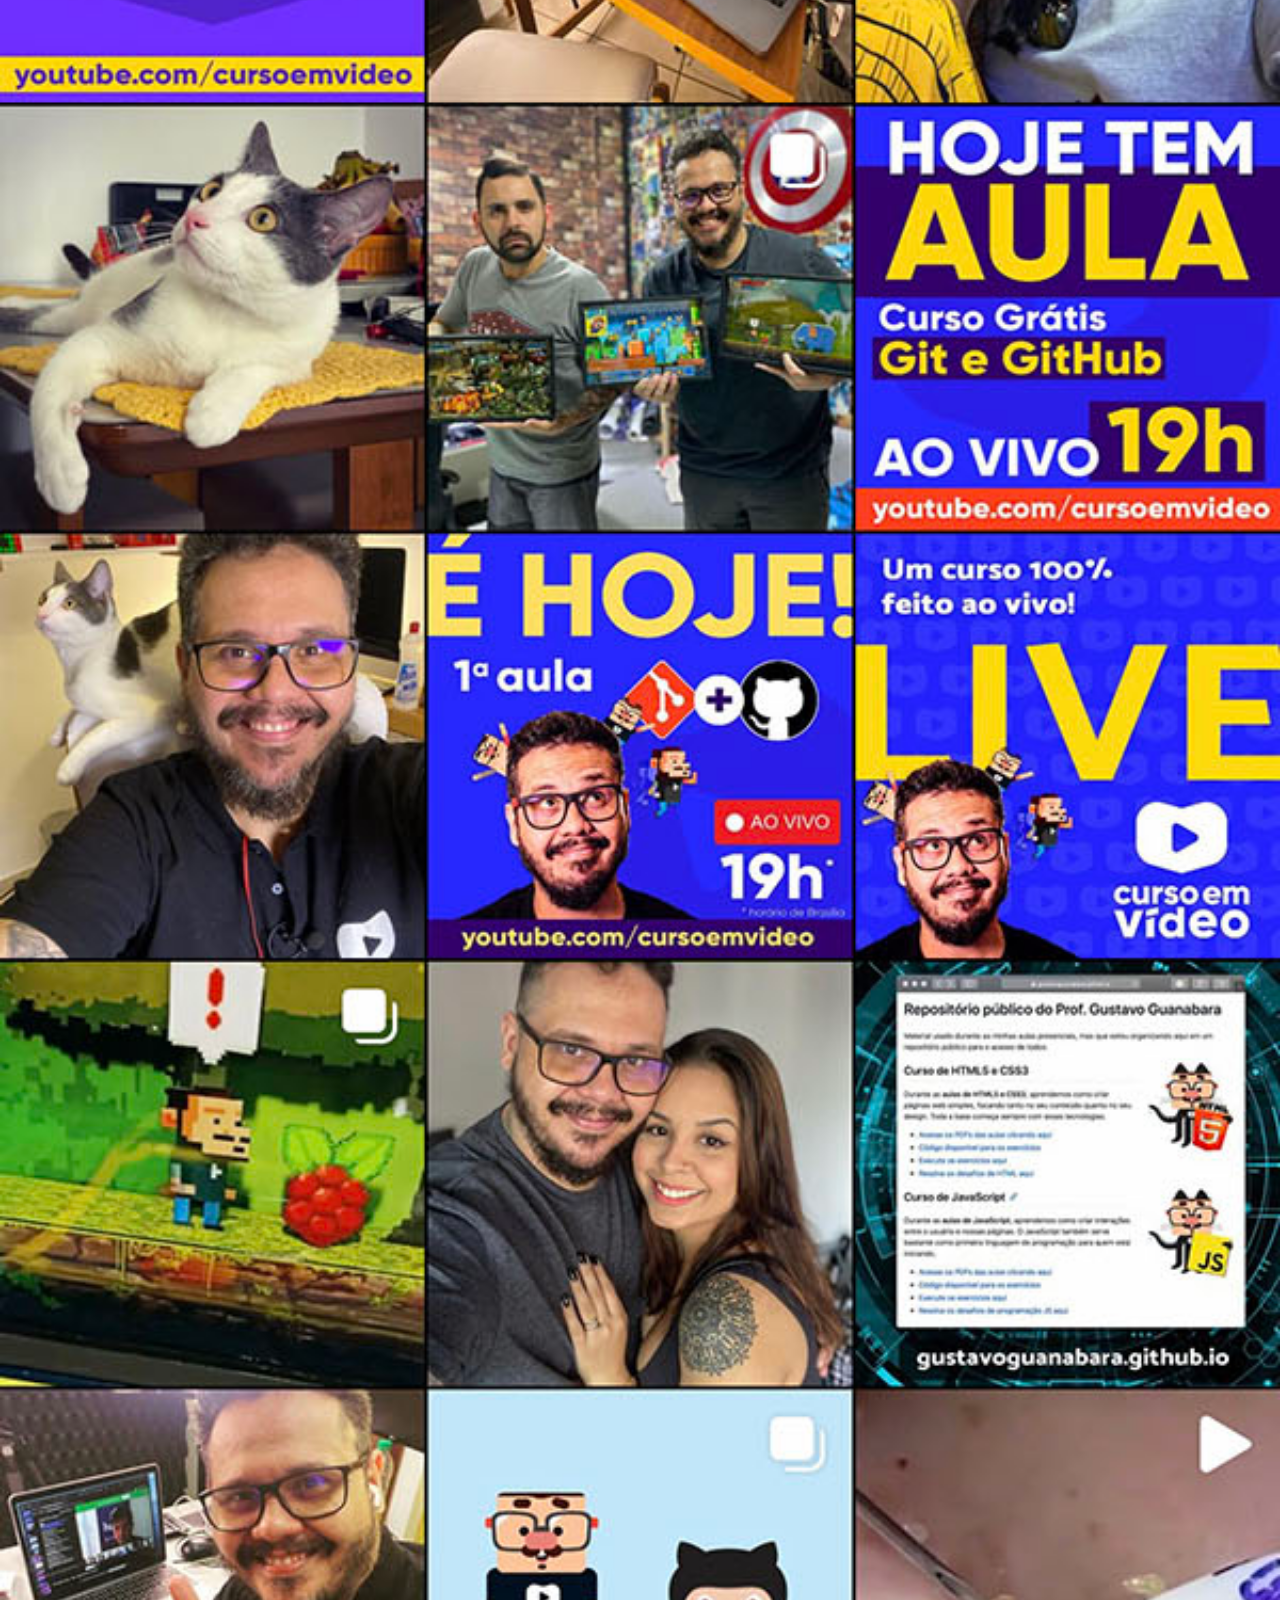
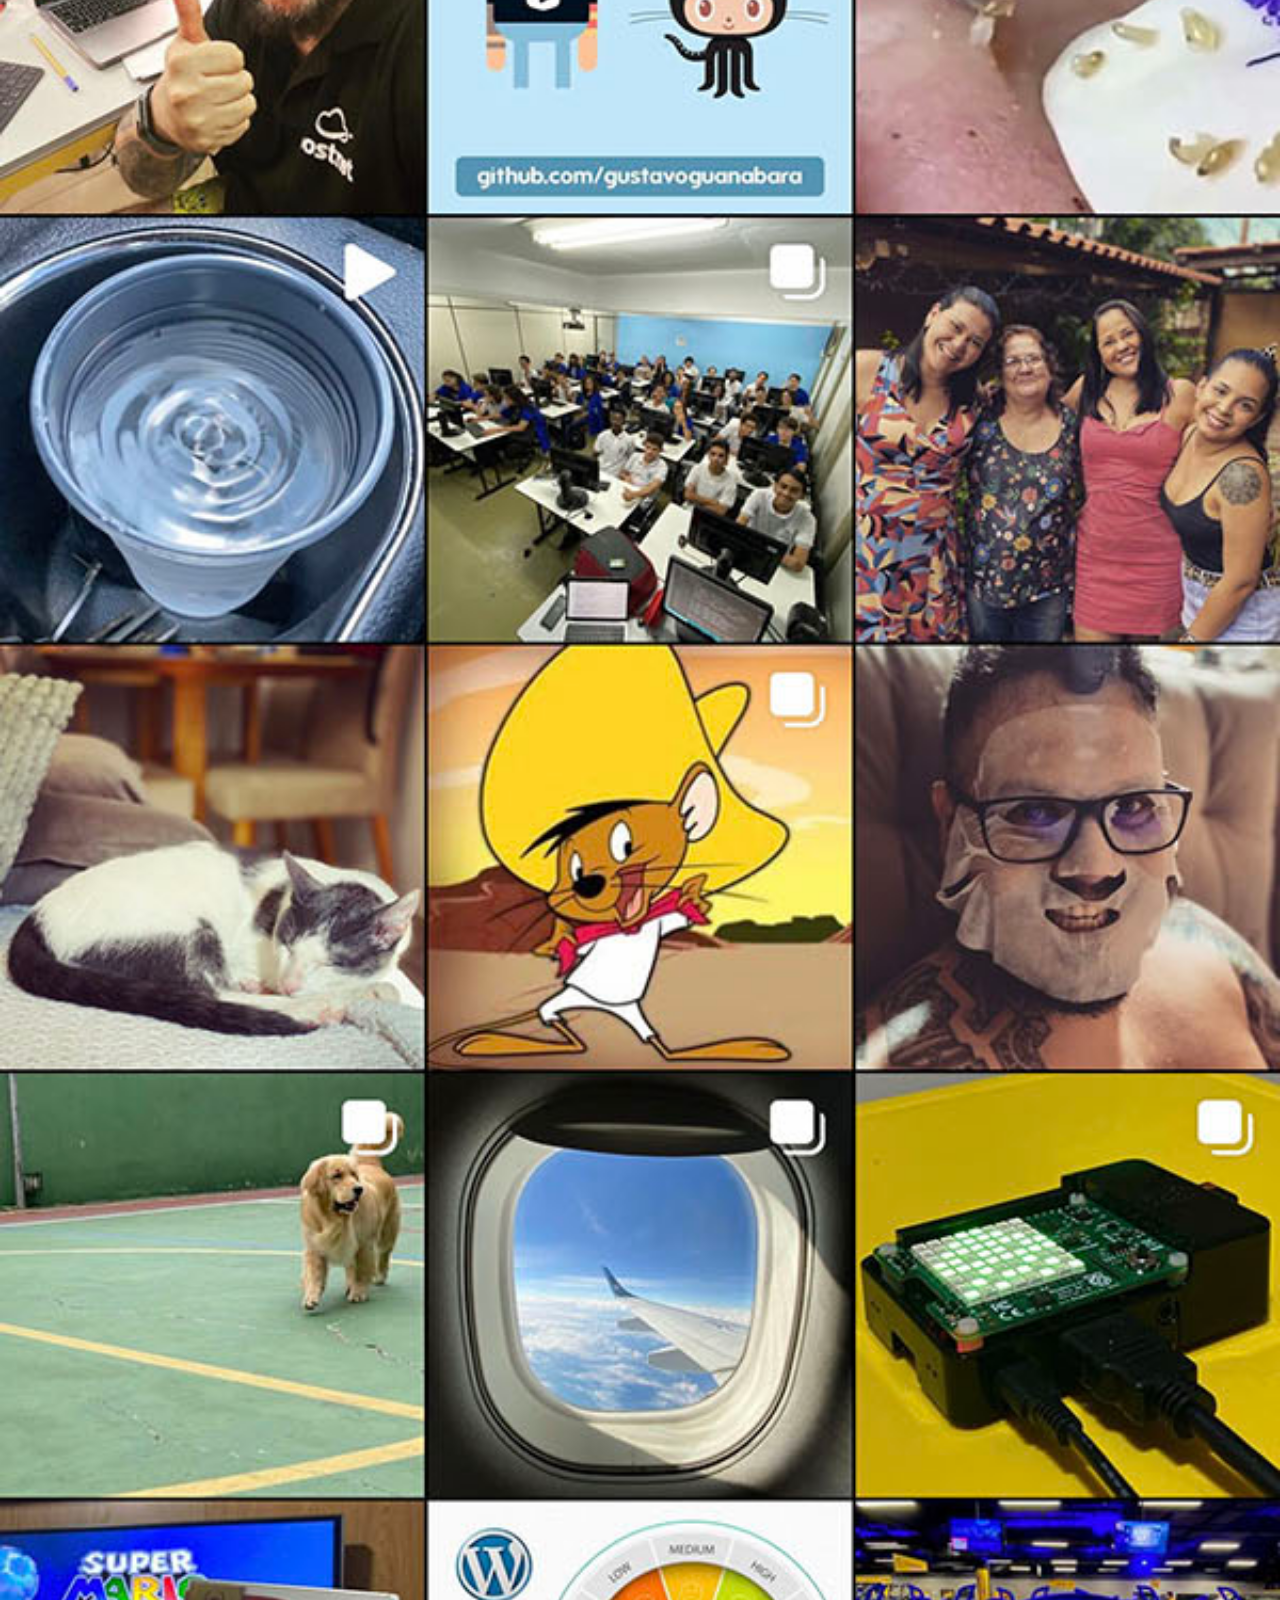
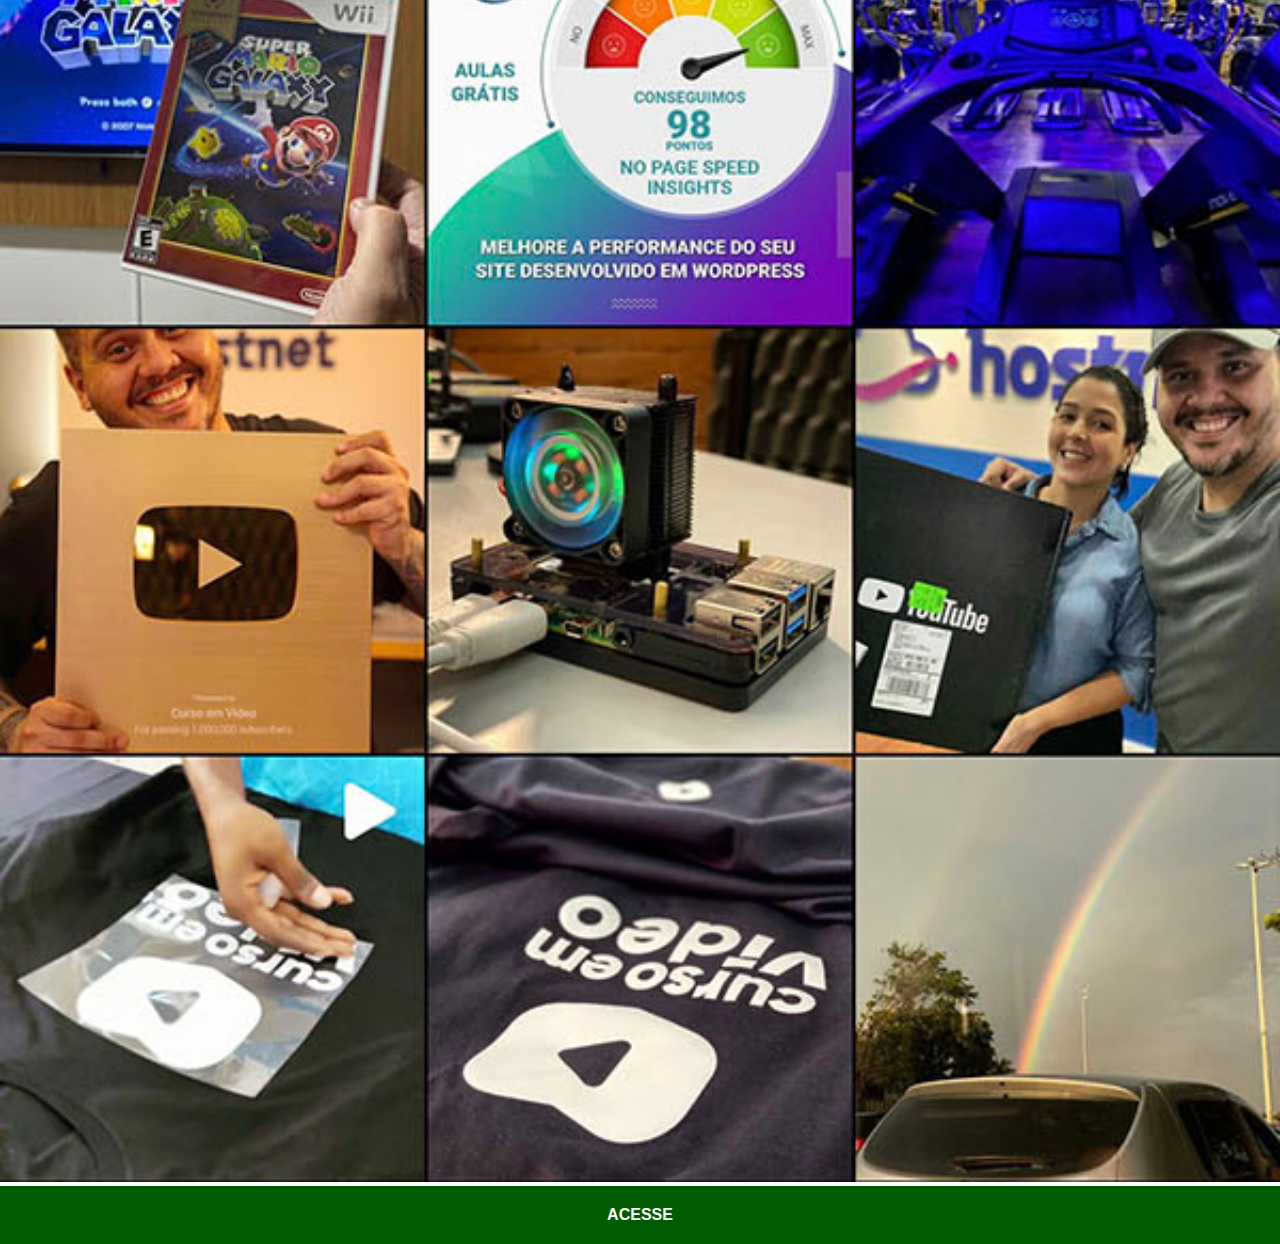
<file: instagram.html>
<!DOCTYPE html>
<html lang="pt-br">
<head>
    <meta charset="UTF-8">
    <meta http-equiv="X-UA-Compatible" content="IE=edge">
    <meta name="viewport" content="width=device-width, initial-scale=1.0">
    <title>Instagram</title>
    <link rel="stylesheet" href="social_buttons.css">
</head>
<body>
    <img src="imagens/tela-instagram.jpg" alt="Instagram">
    <a href="https://www.instagram.com/gustavoguanabara/" hreflang="pt-br" rel="external" target="_blank">ACESSE</a>
</body>
</html>
</file>
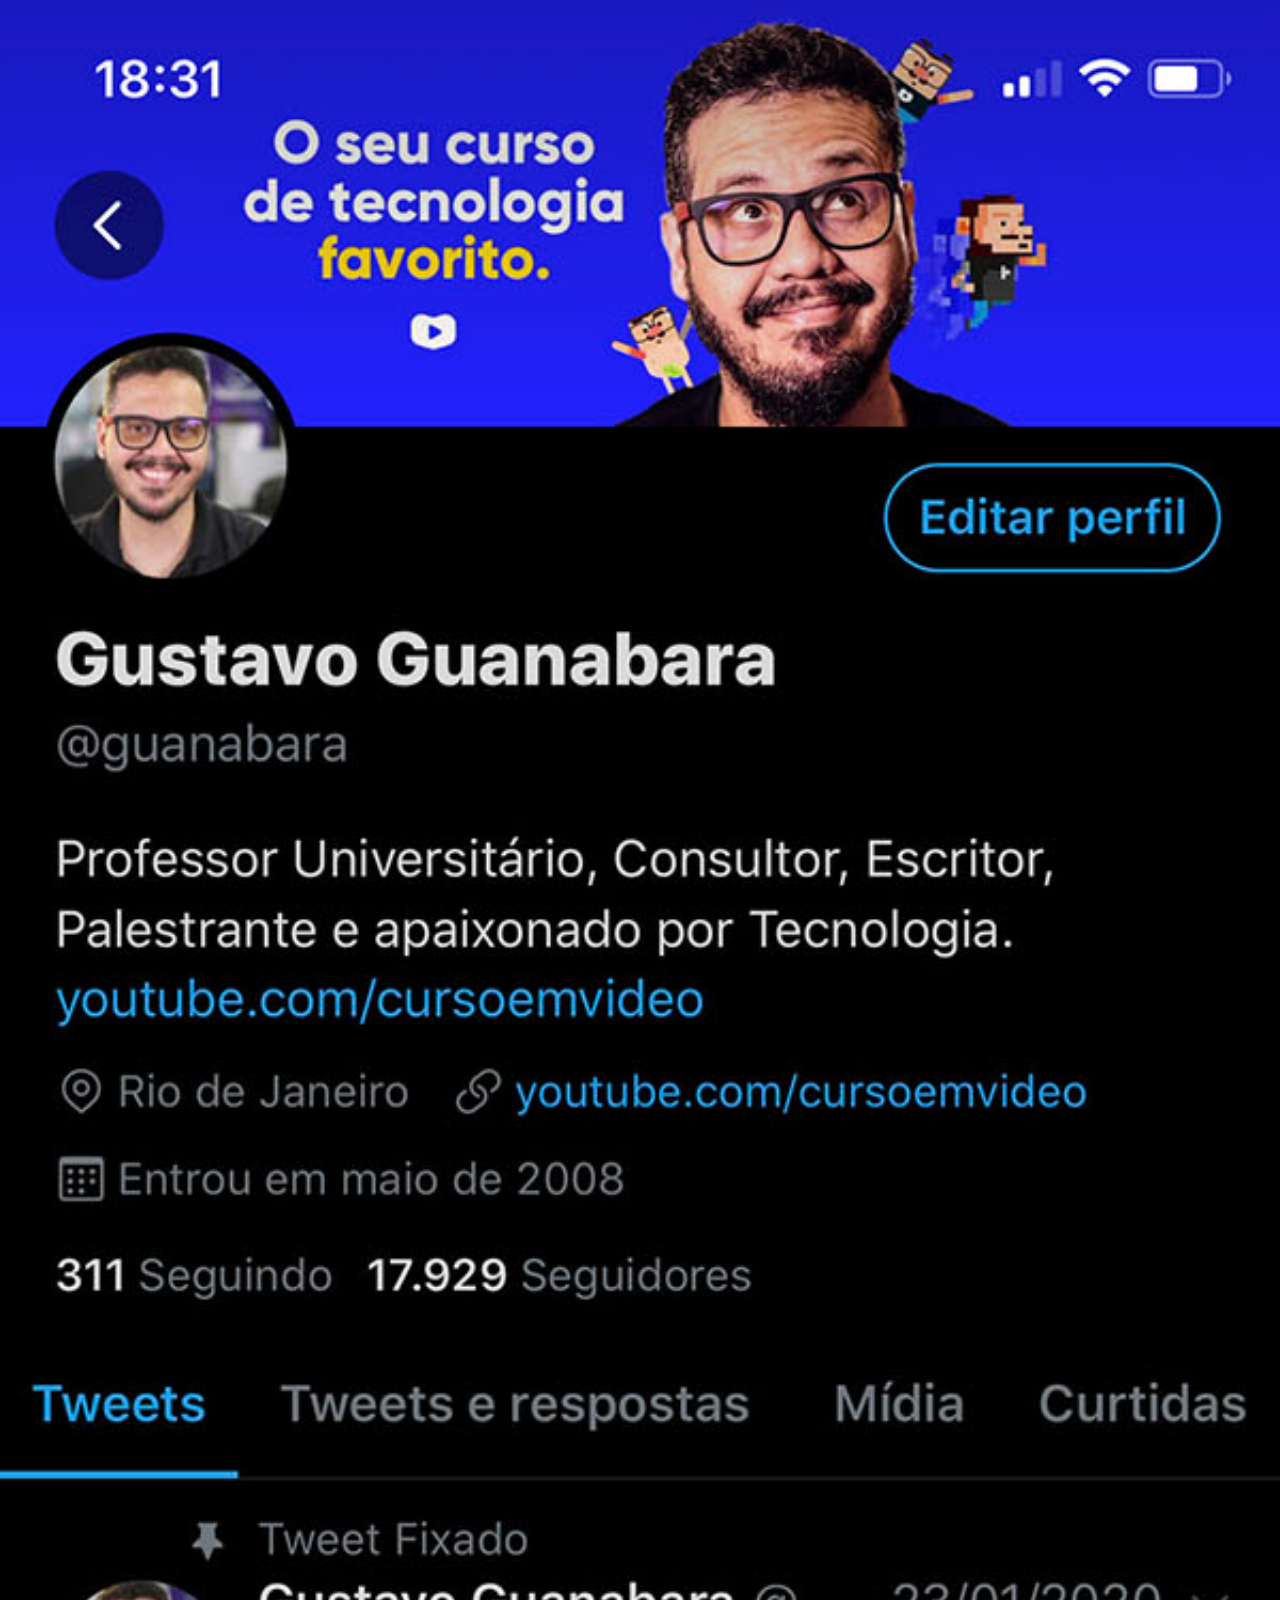
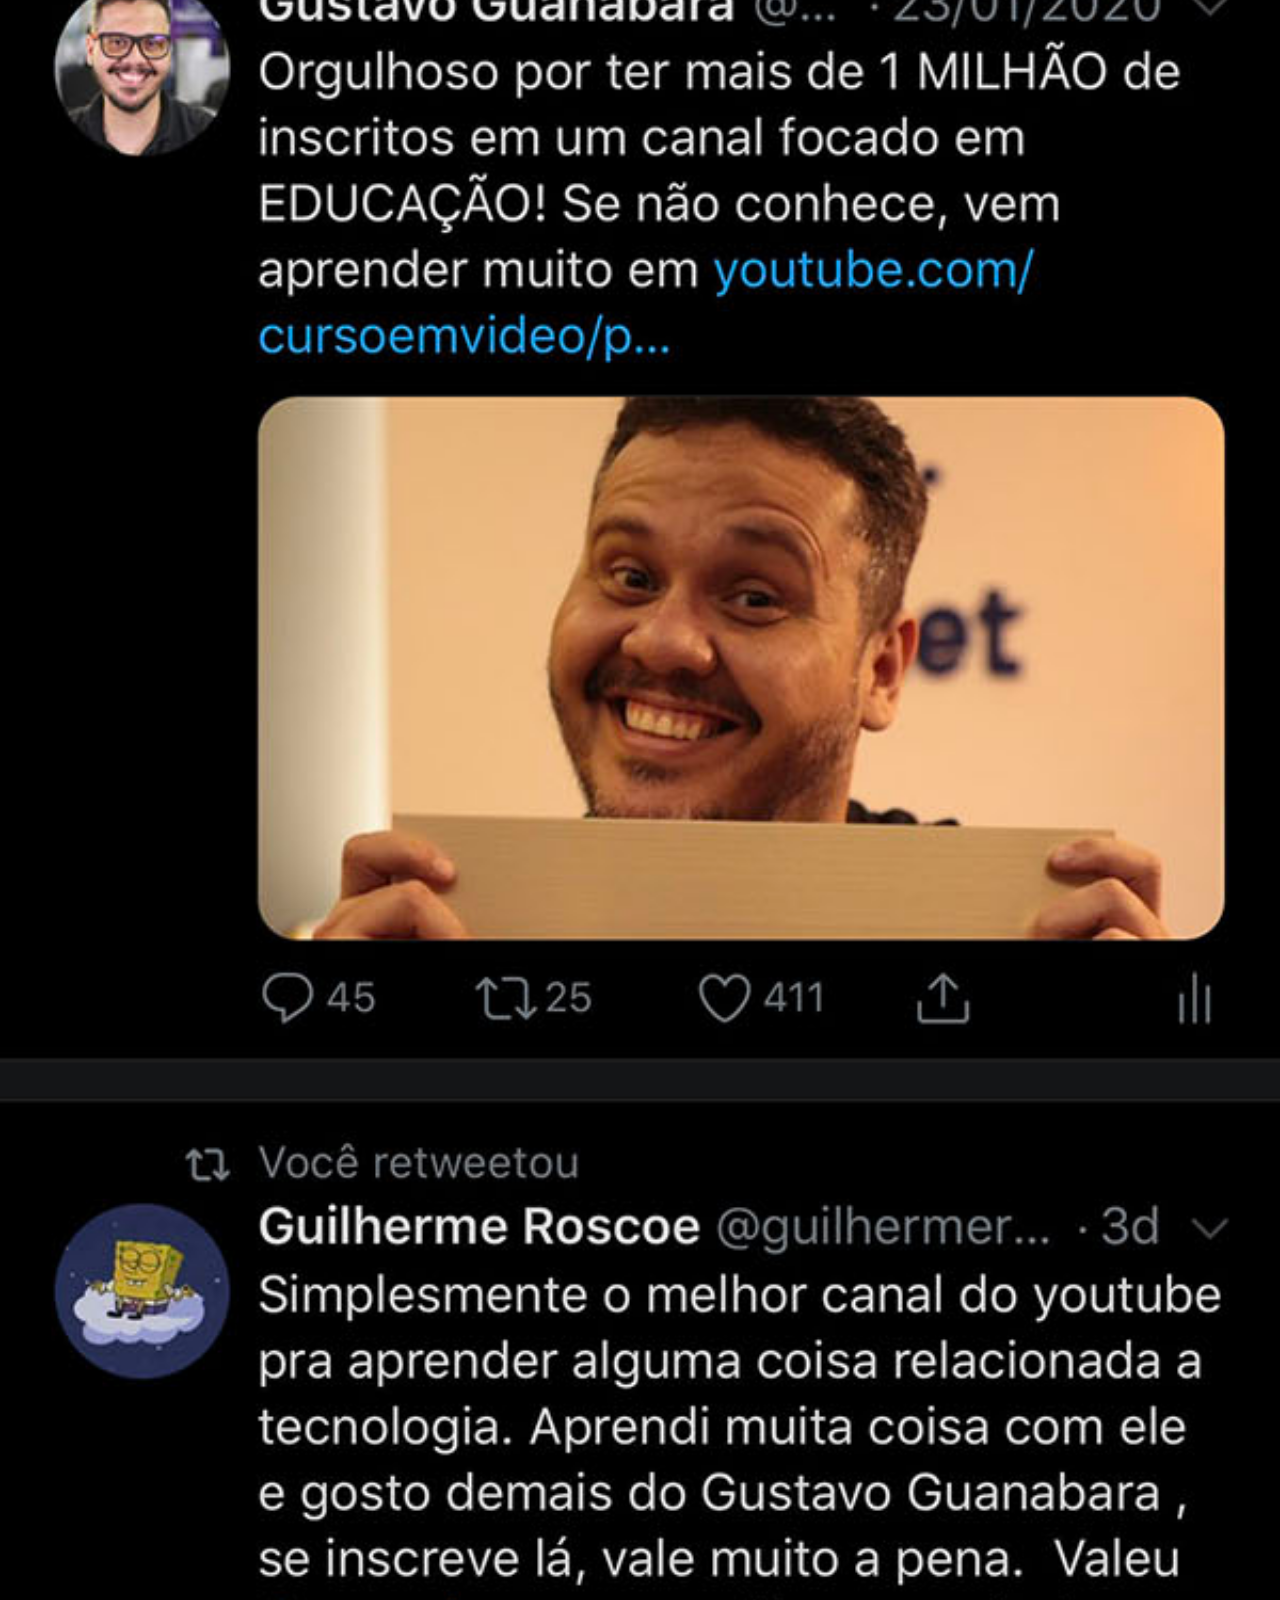
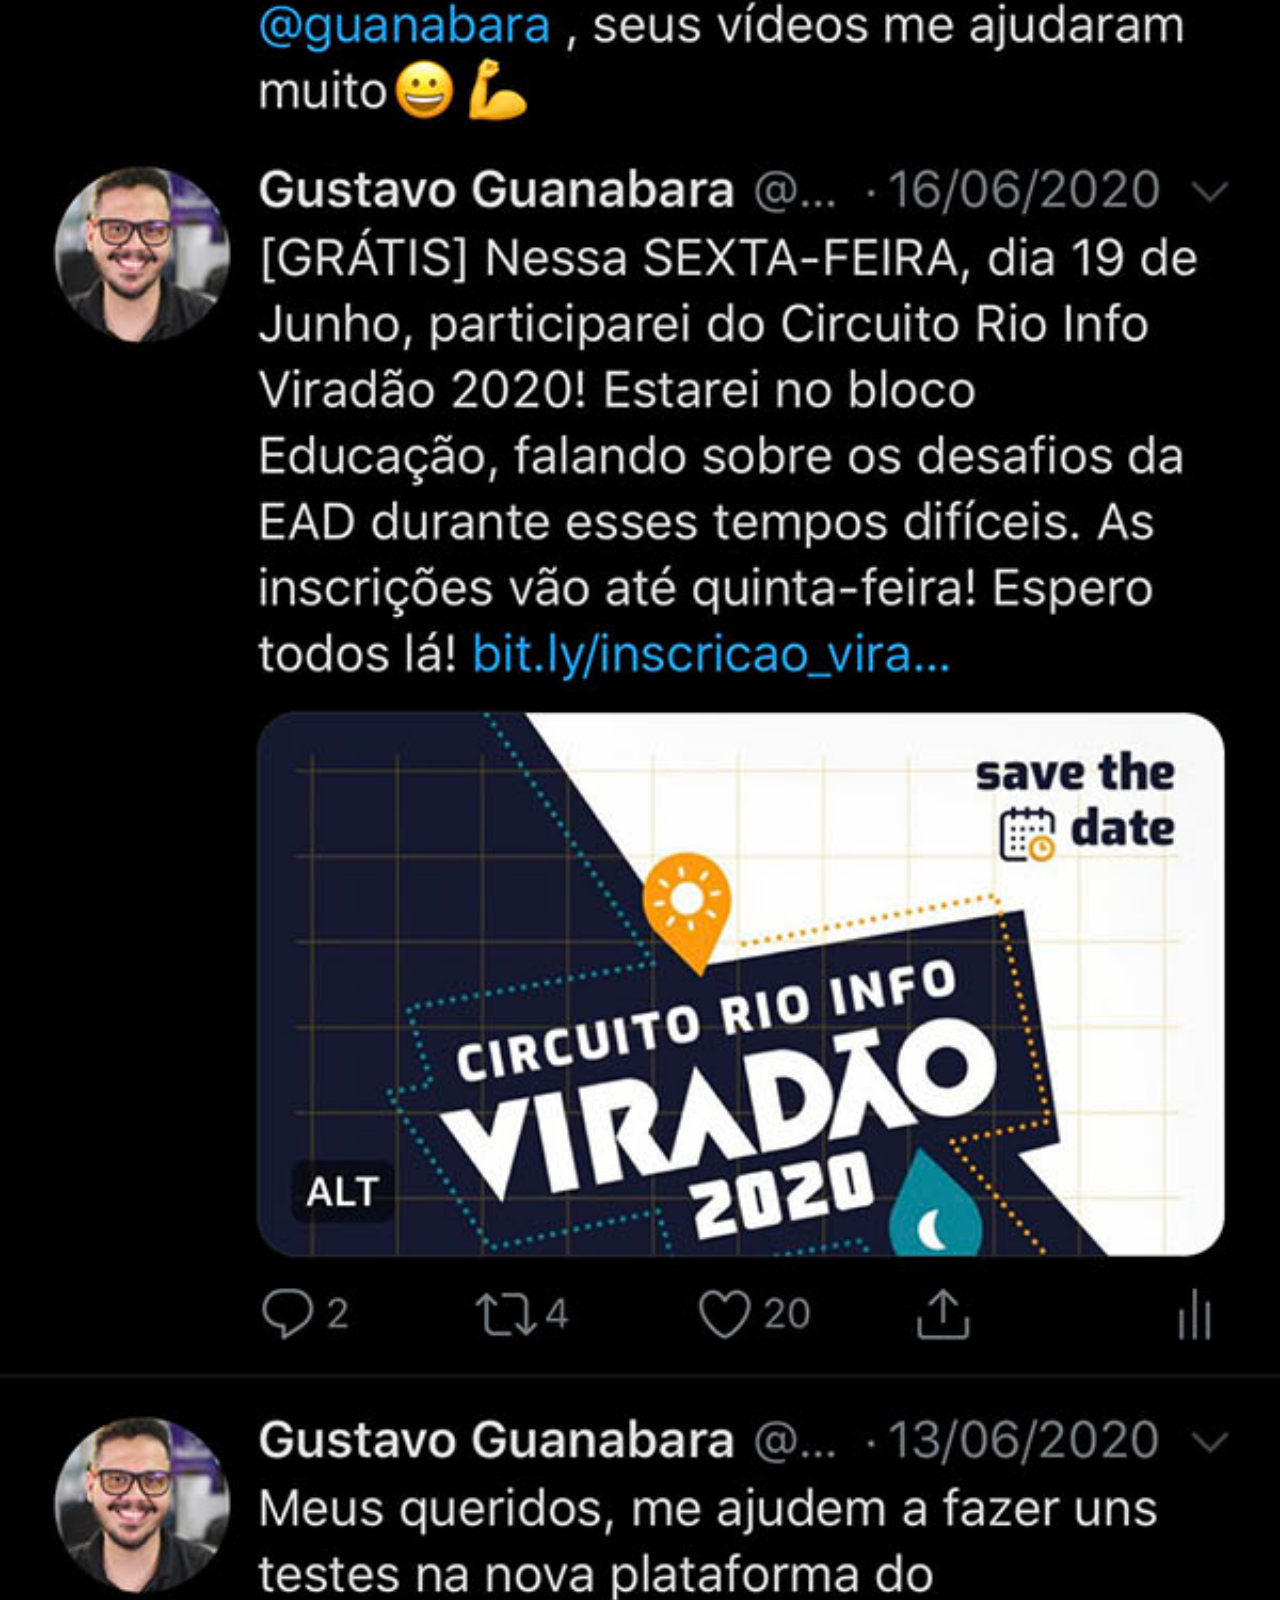
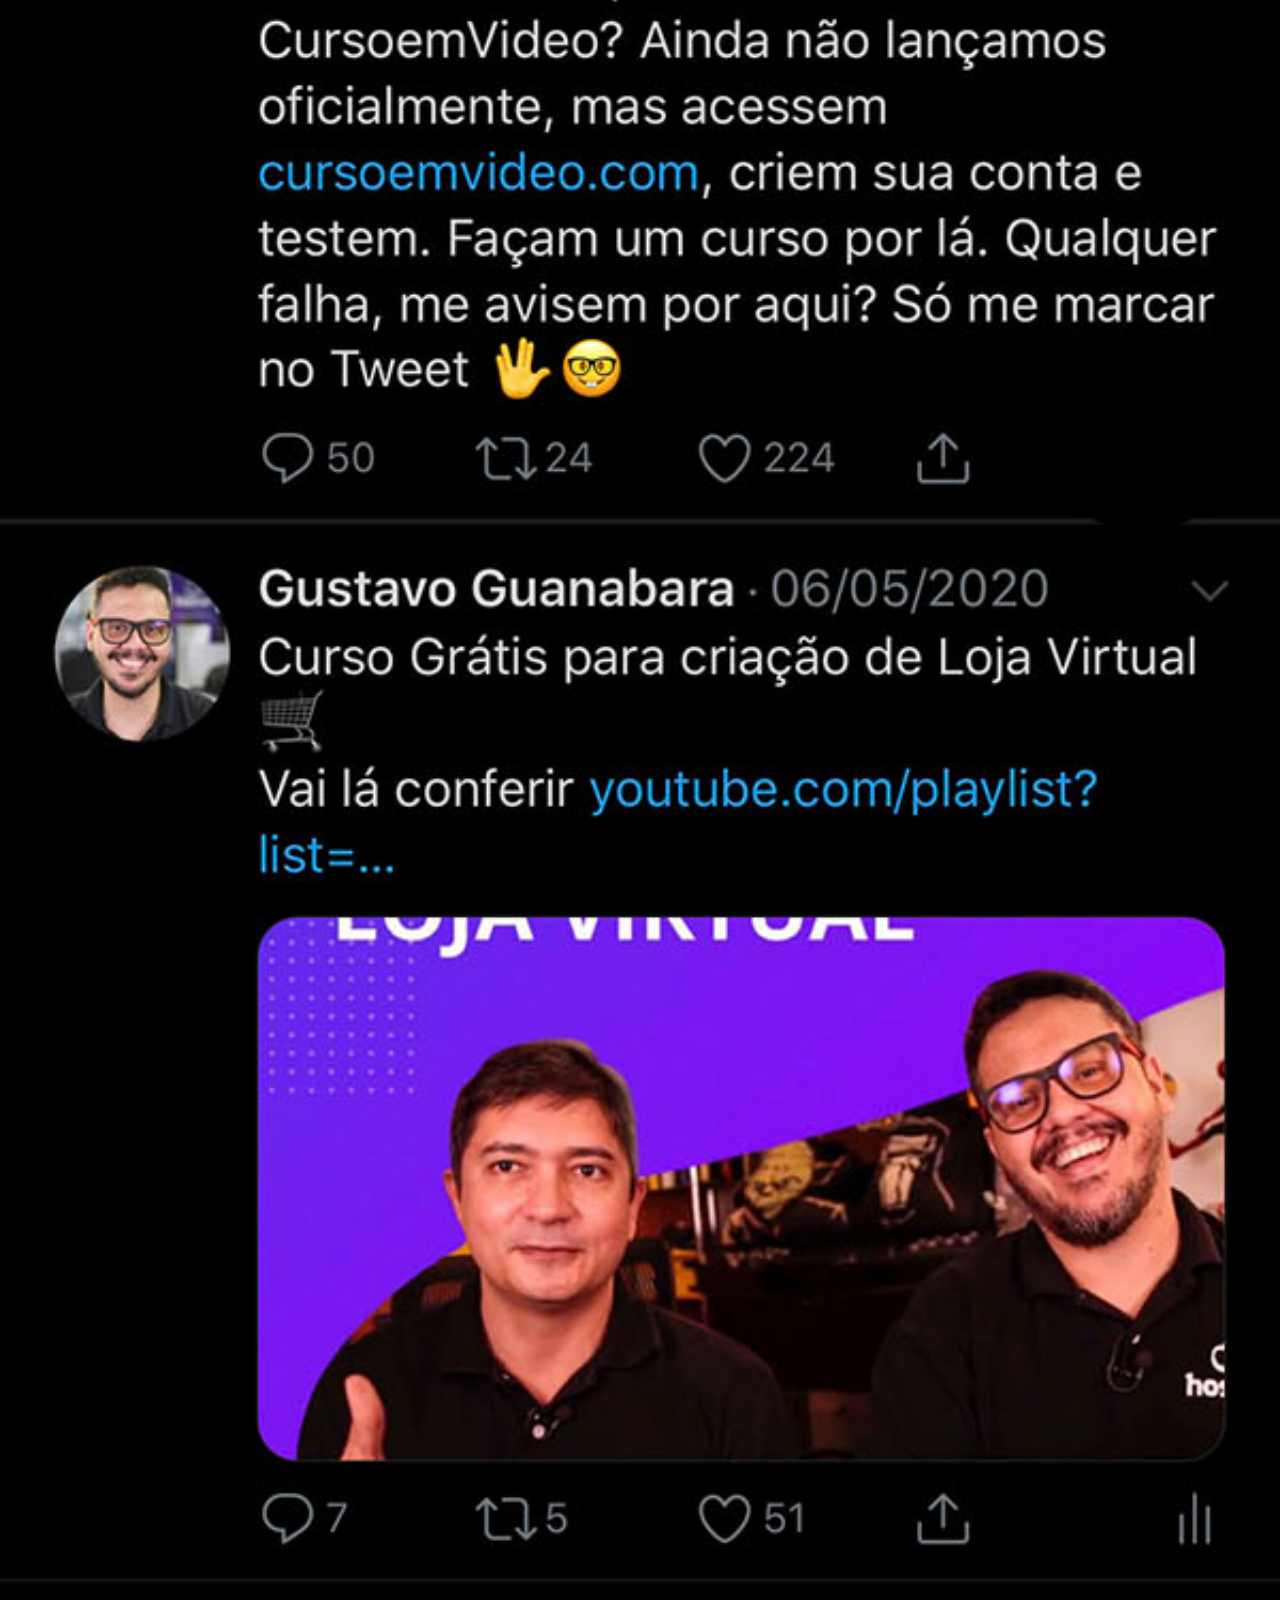
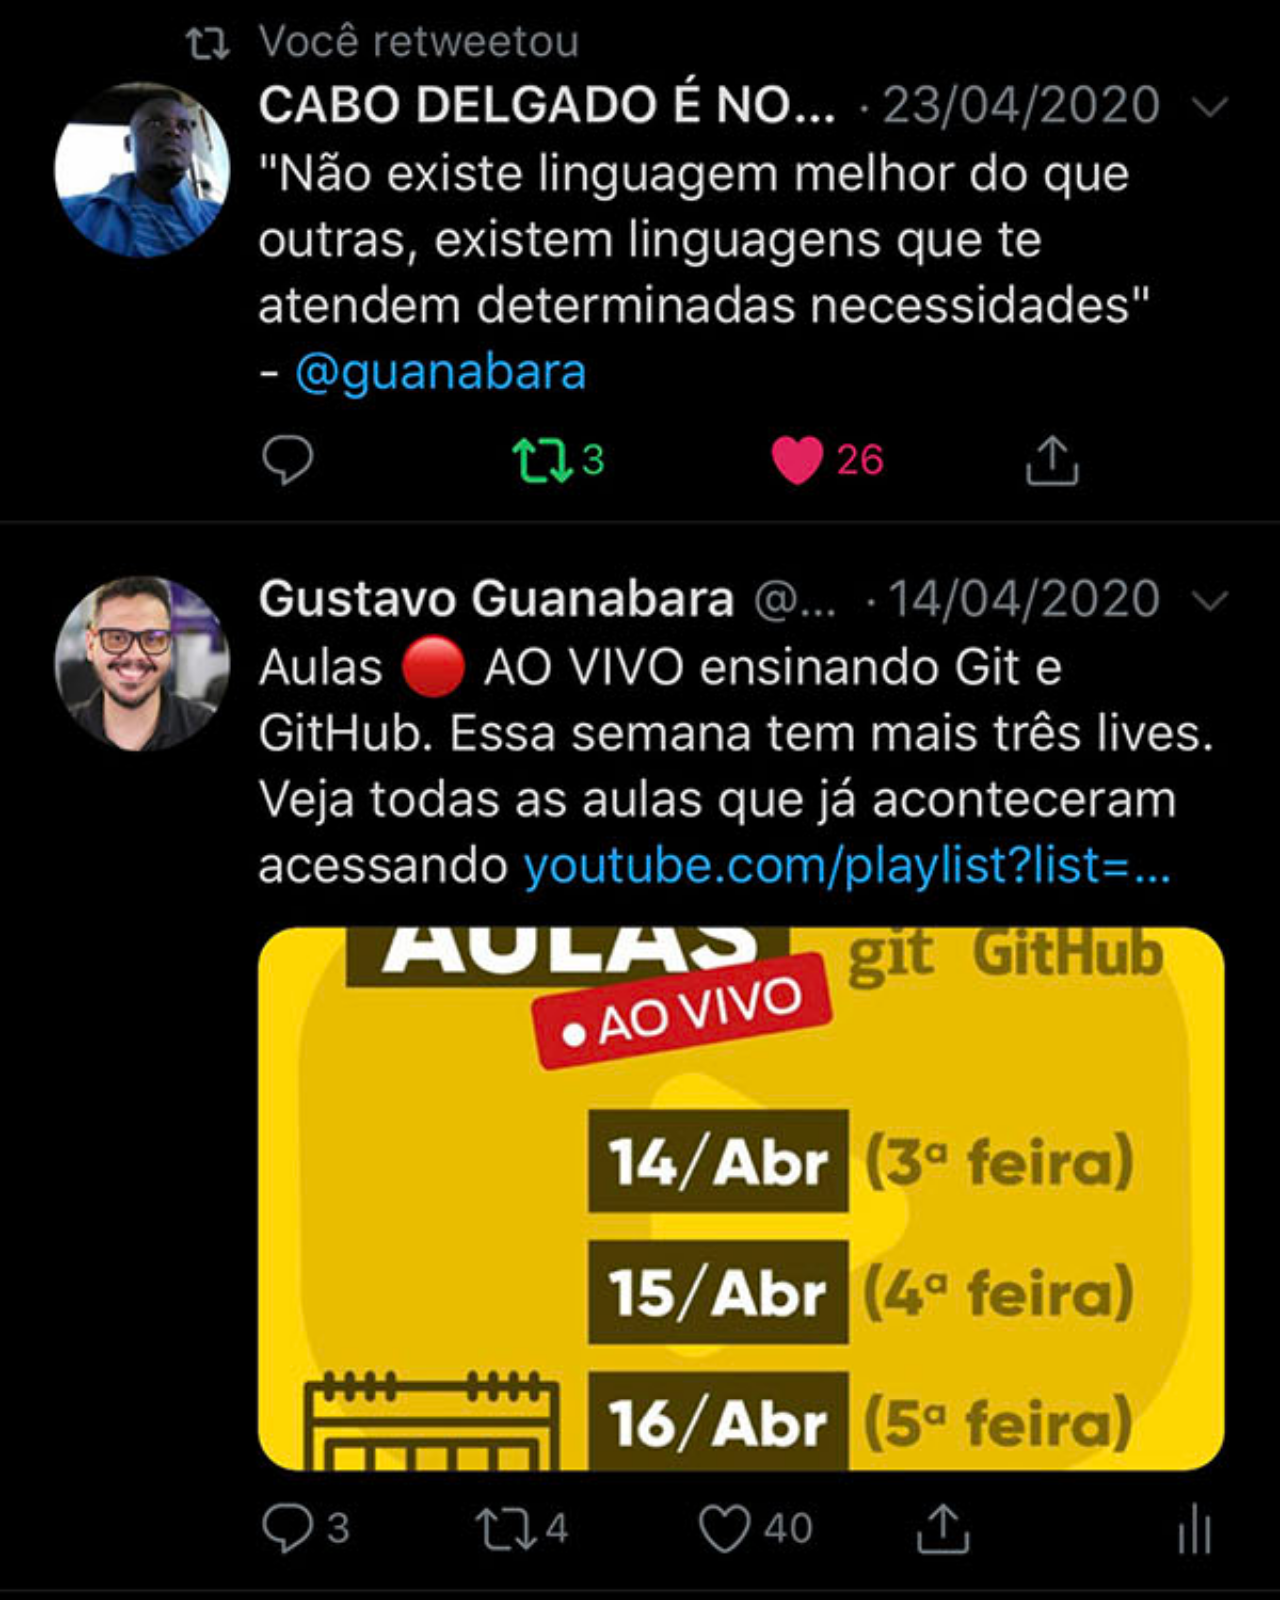
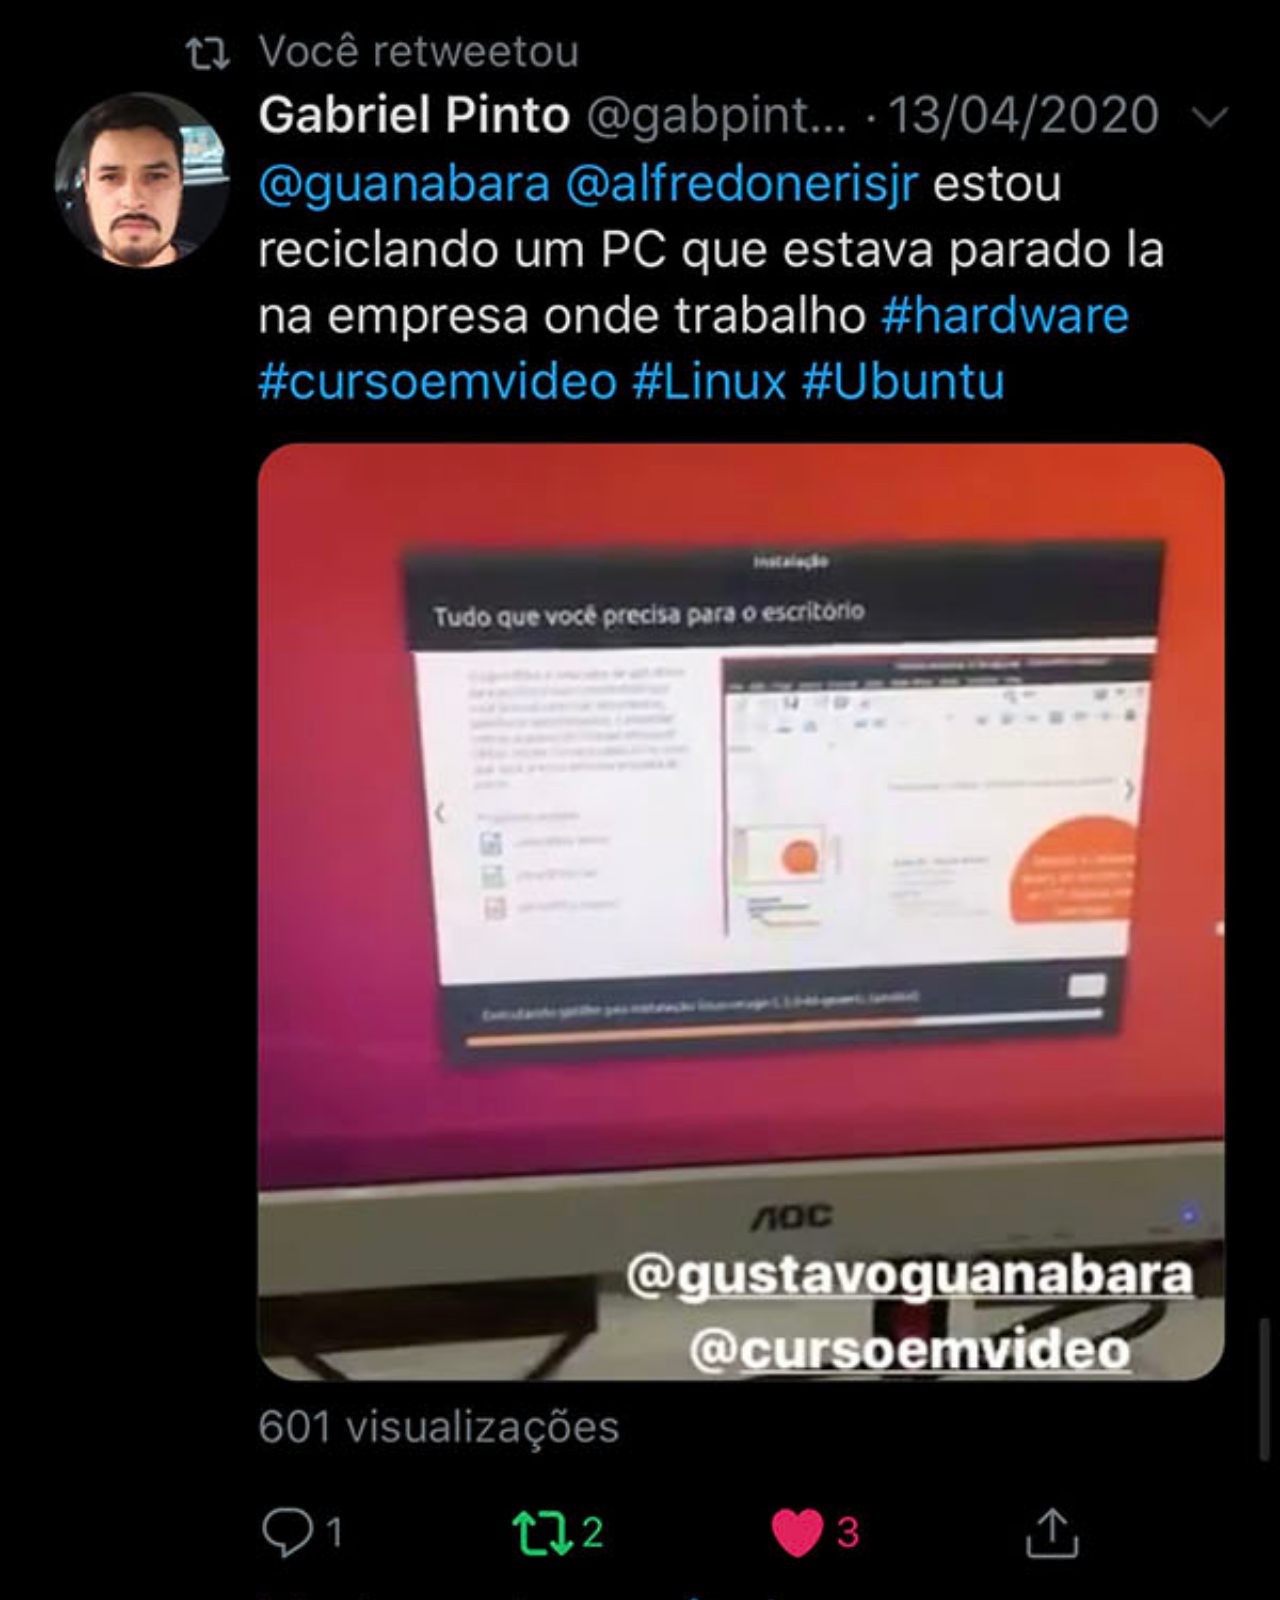
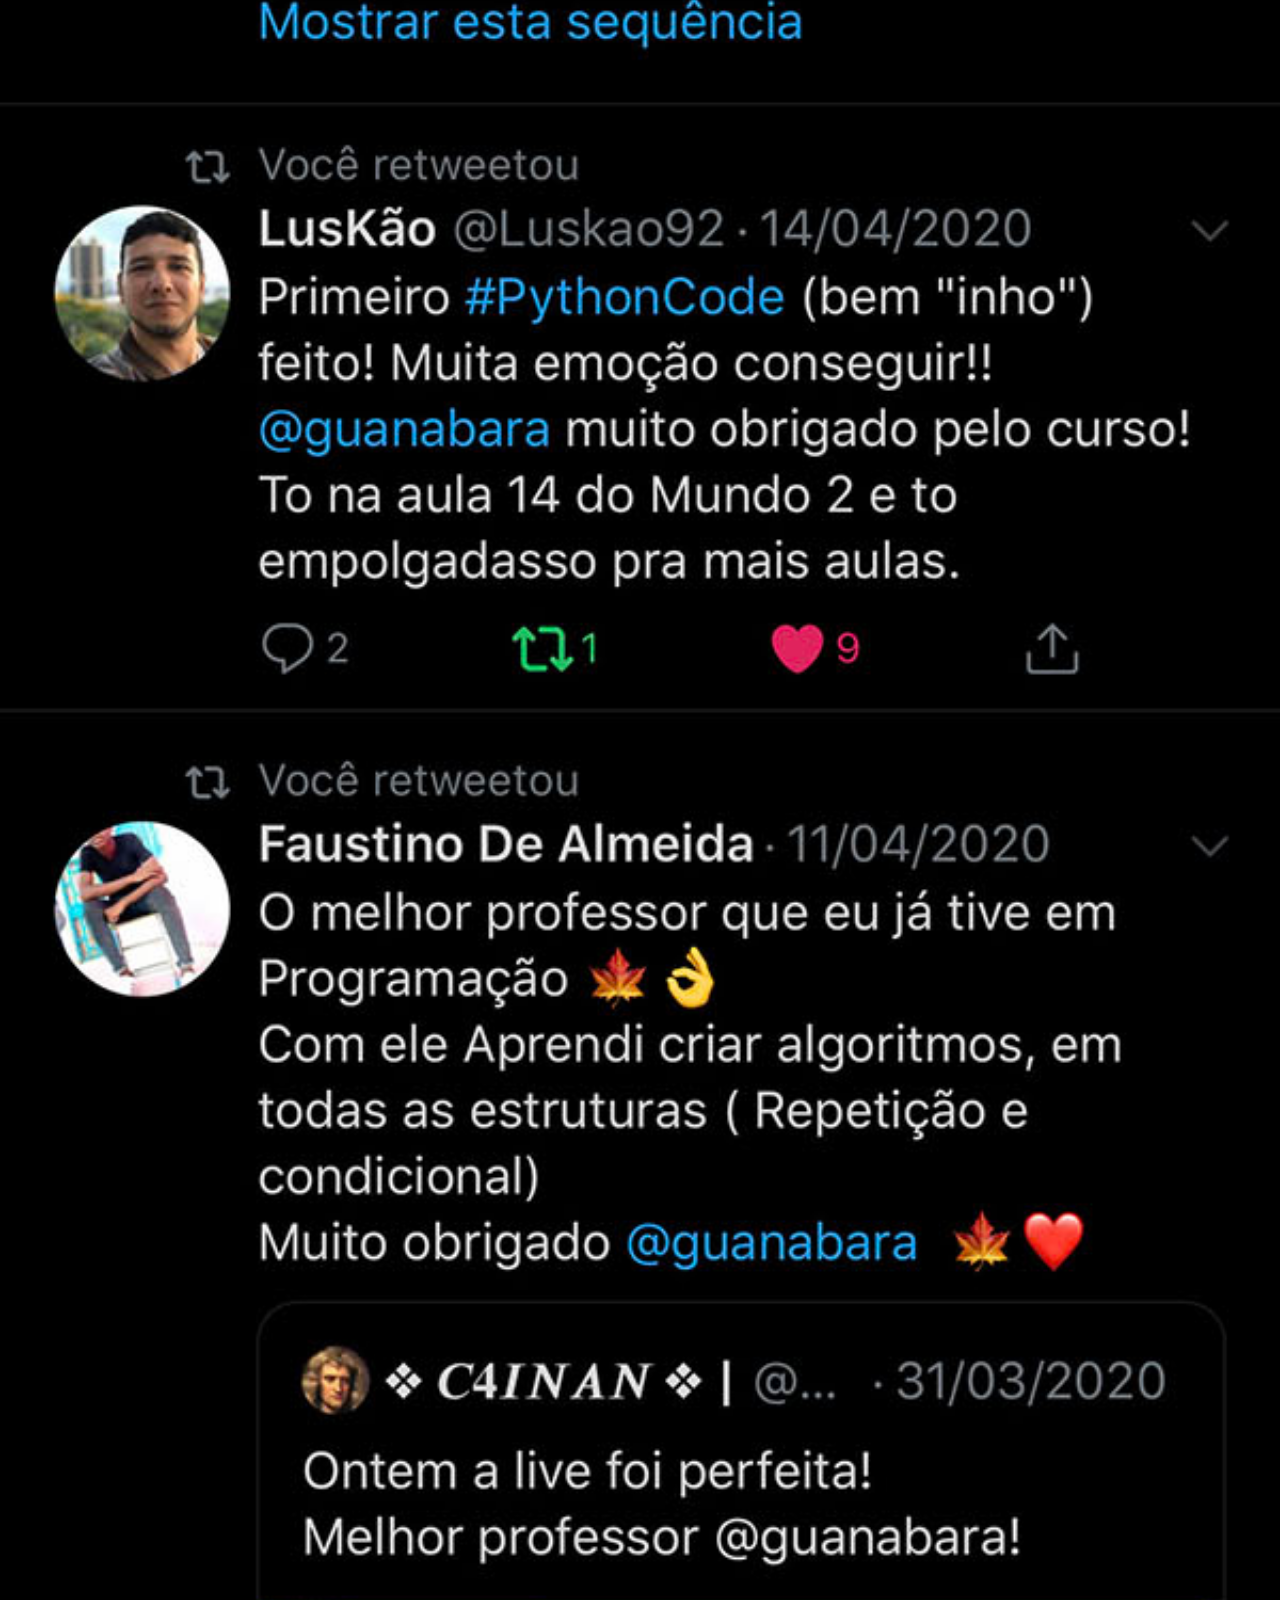
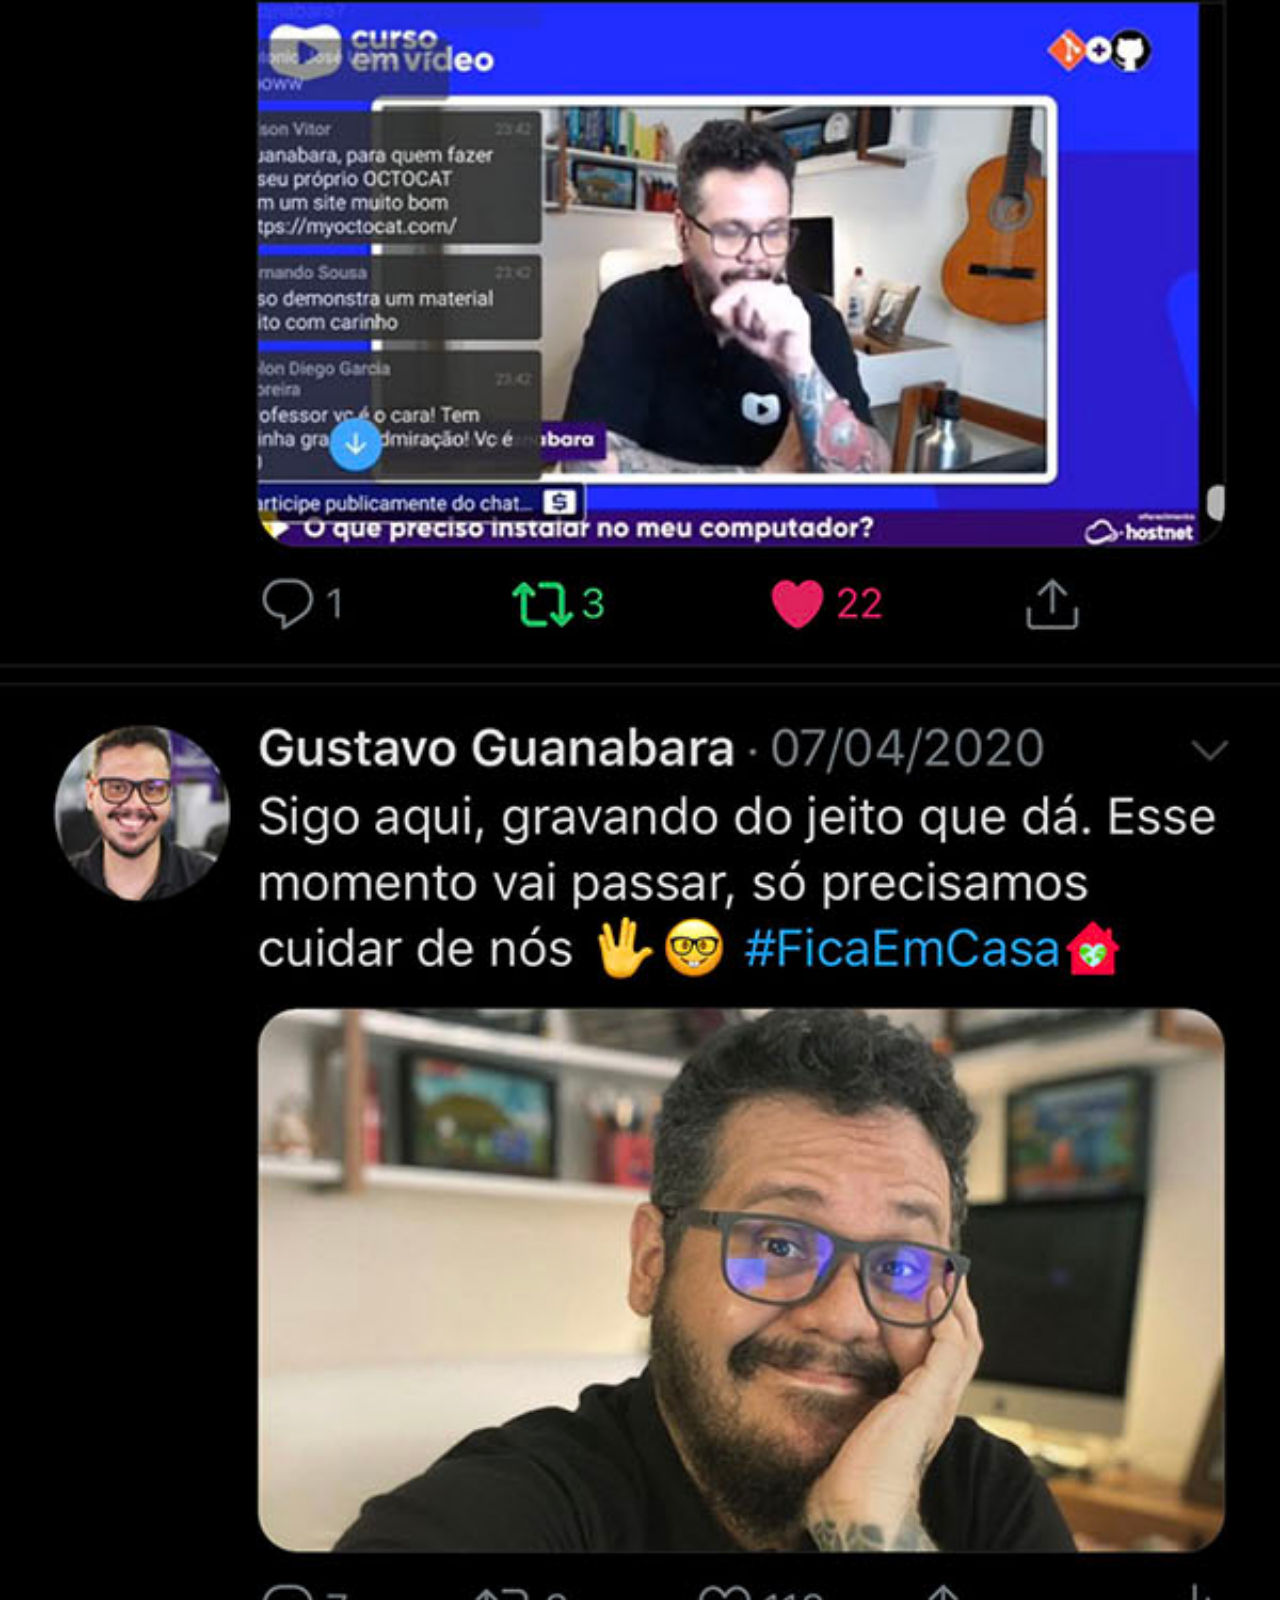
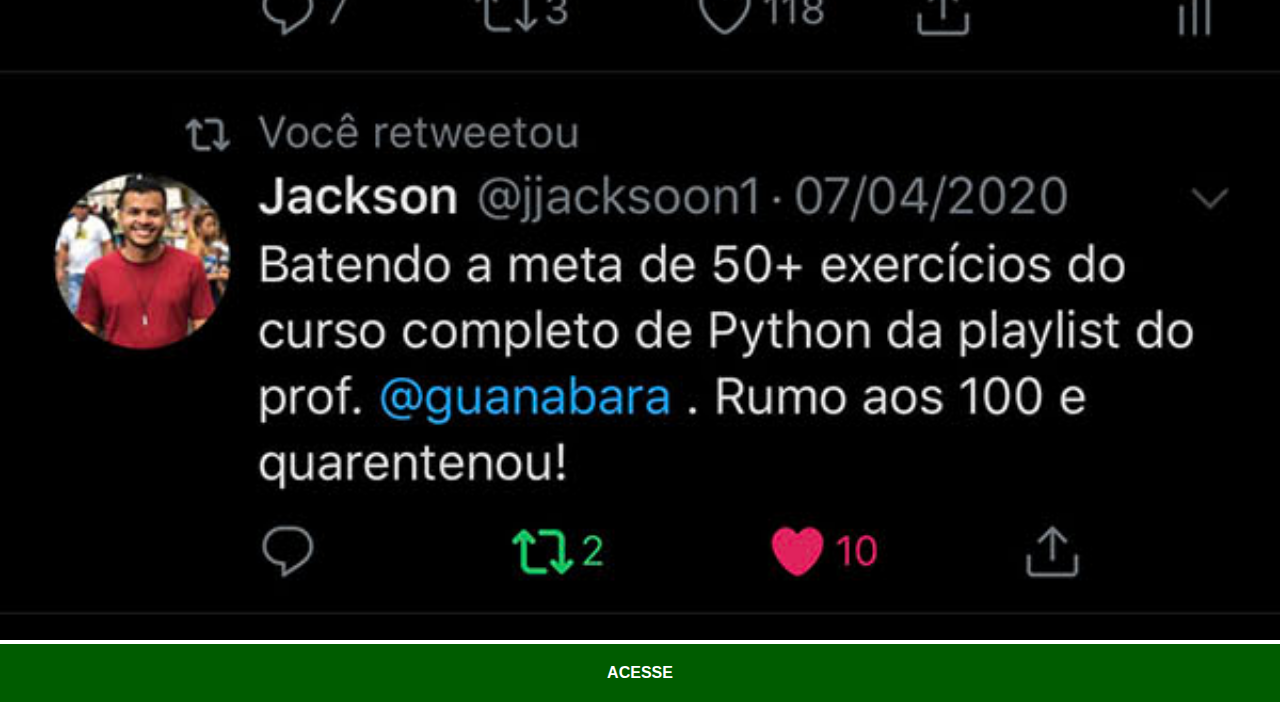
<file: twitter.html>
<!DOCTYPE html>
<html lang="en">
<head>
    <meta charset="UTF-8">
    <meta http-equiv="X-UA-Compatible" content="IE=edge">
    <meta name="viewport" content="width=device-width, initial-scale=1.0">
    <title>Twitter</title>
    <link rel="stylesheet" href="social_buttons.css">
</head>
<body>
    <img src="imagens/tela-twitter.jpg" alt="Twitter">
    <a href="https://twitter.com/guanabara" rel="external" target="_blank" hreflang="pt-br">ACESSE</a>
</body>
</html>
</file>
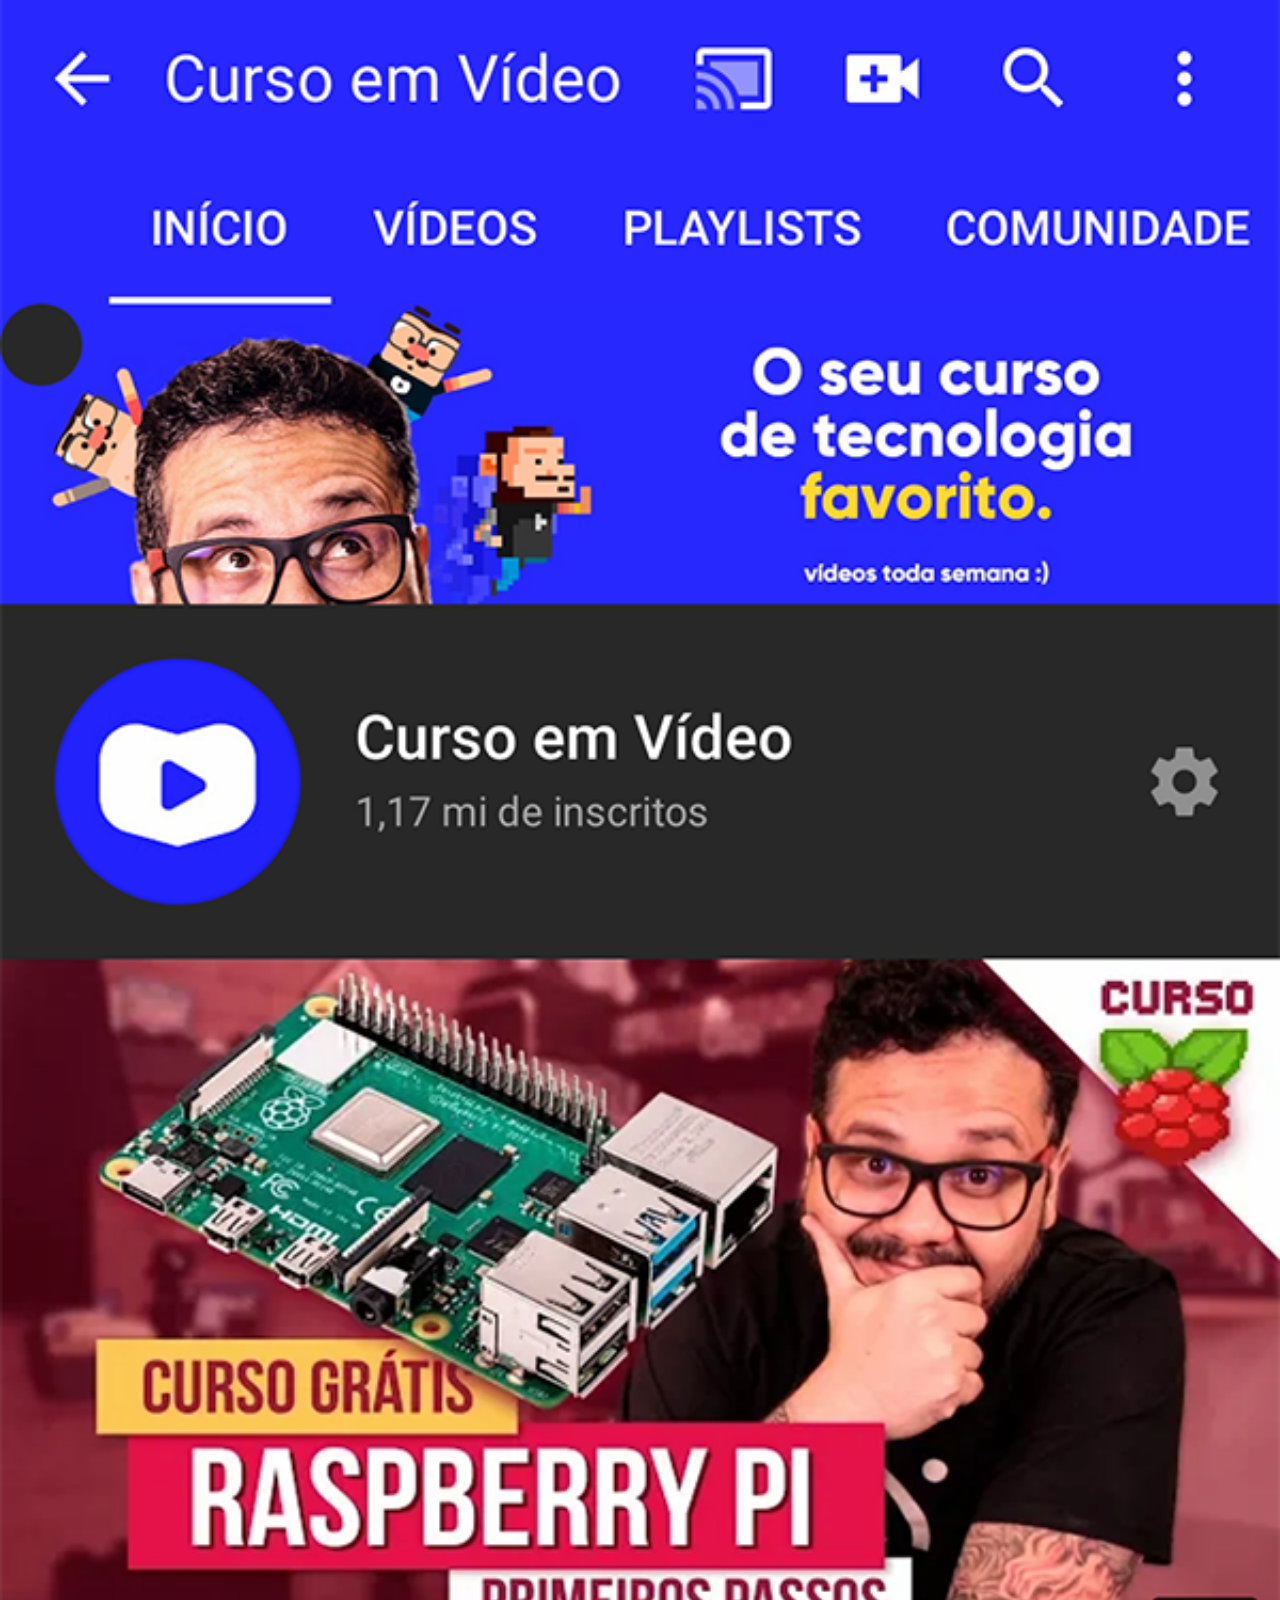
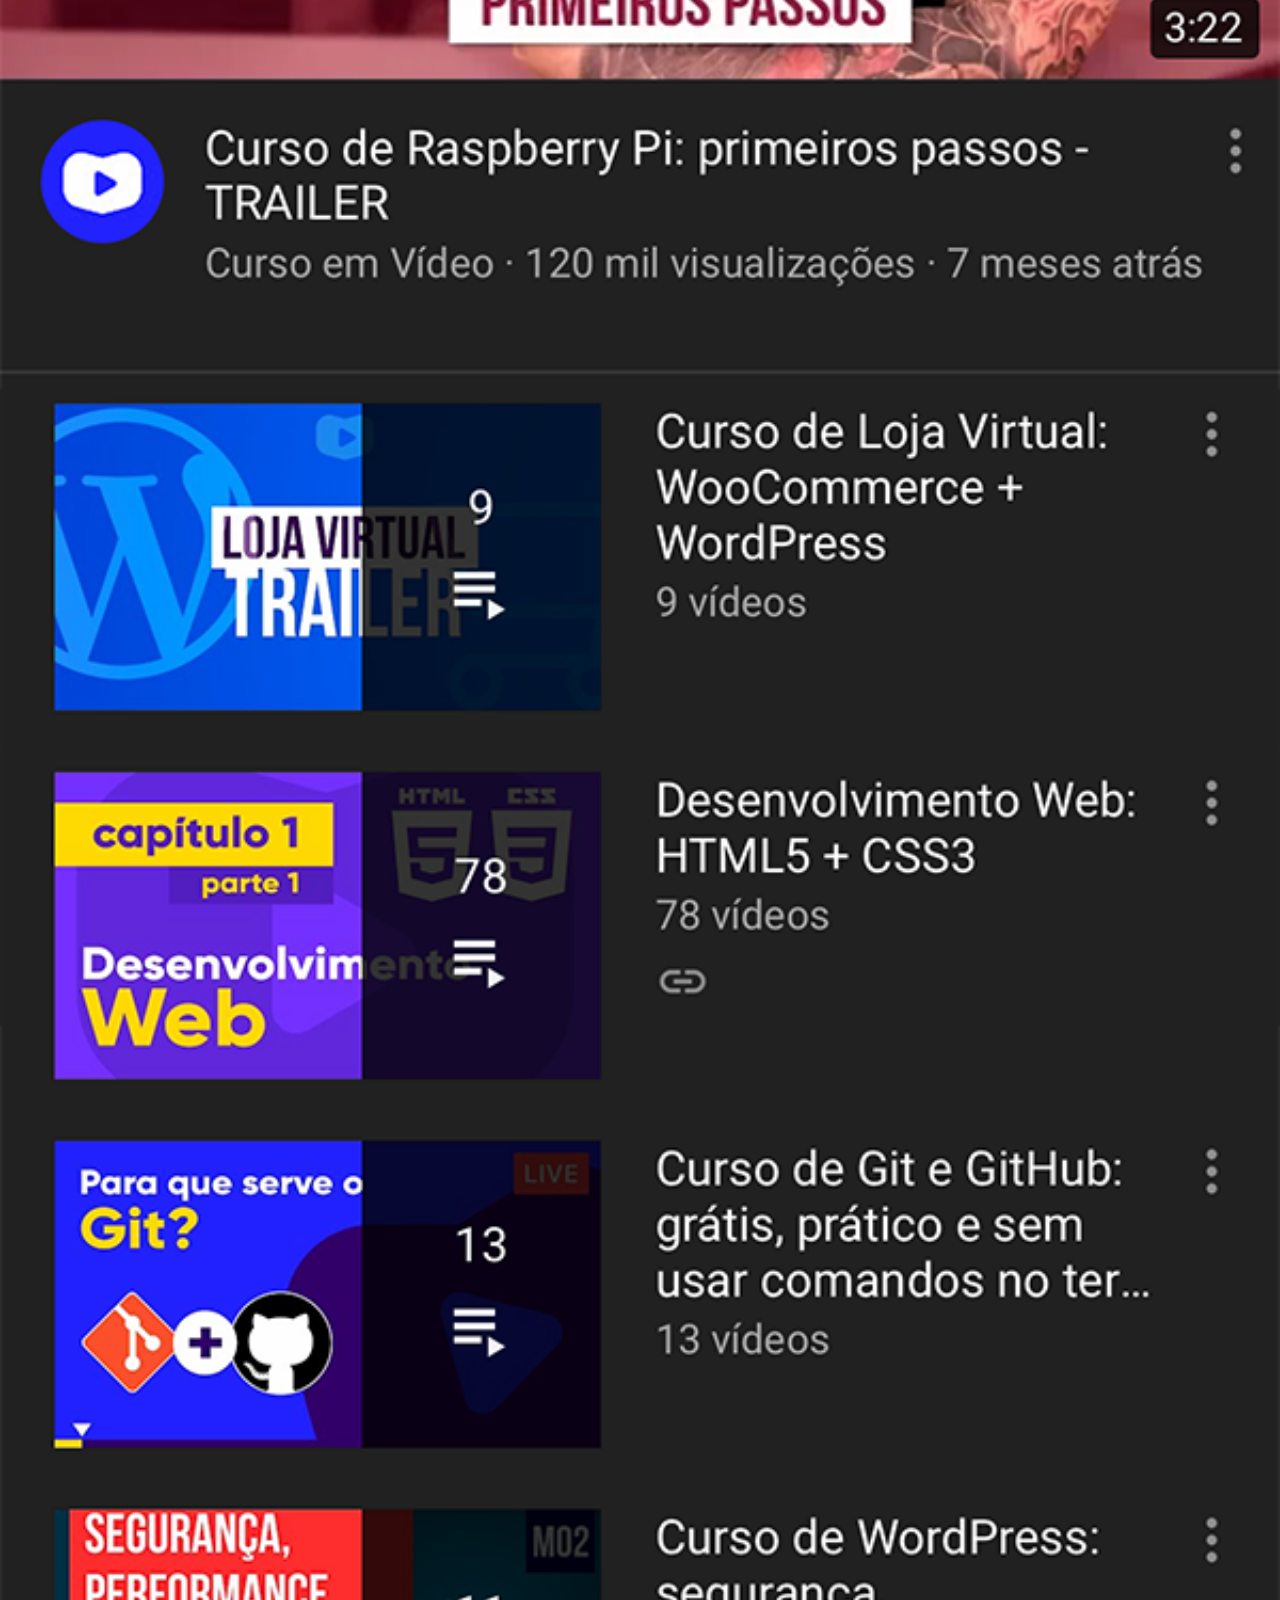
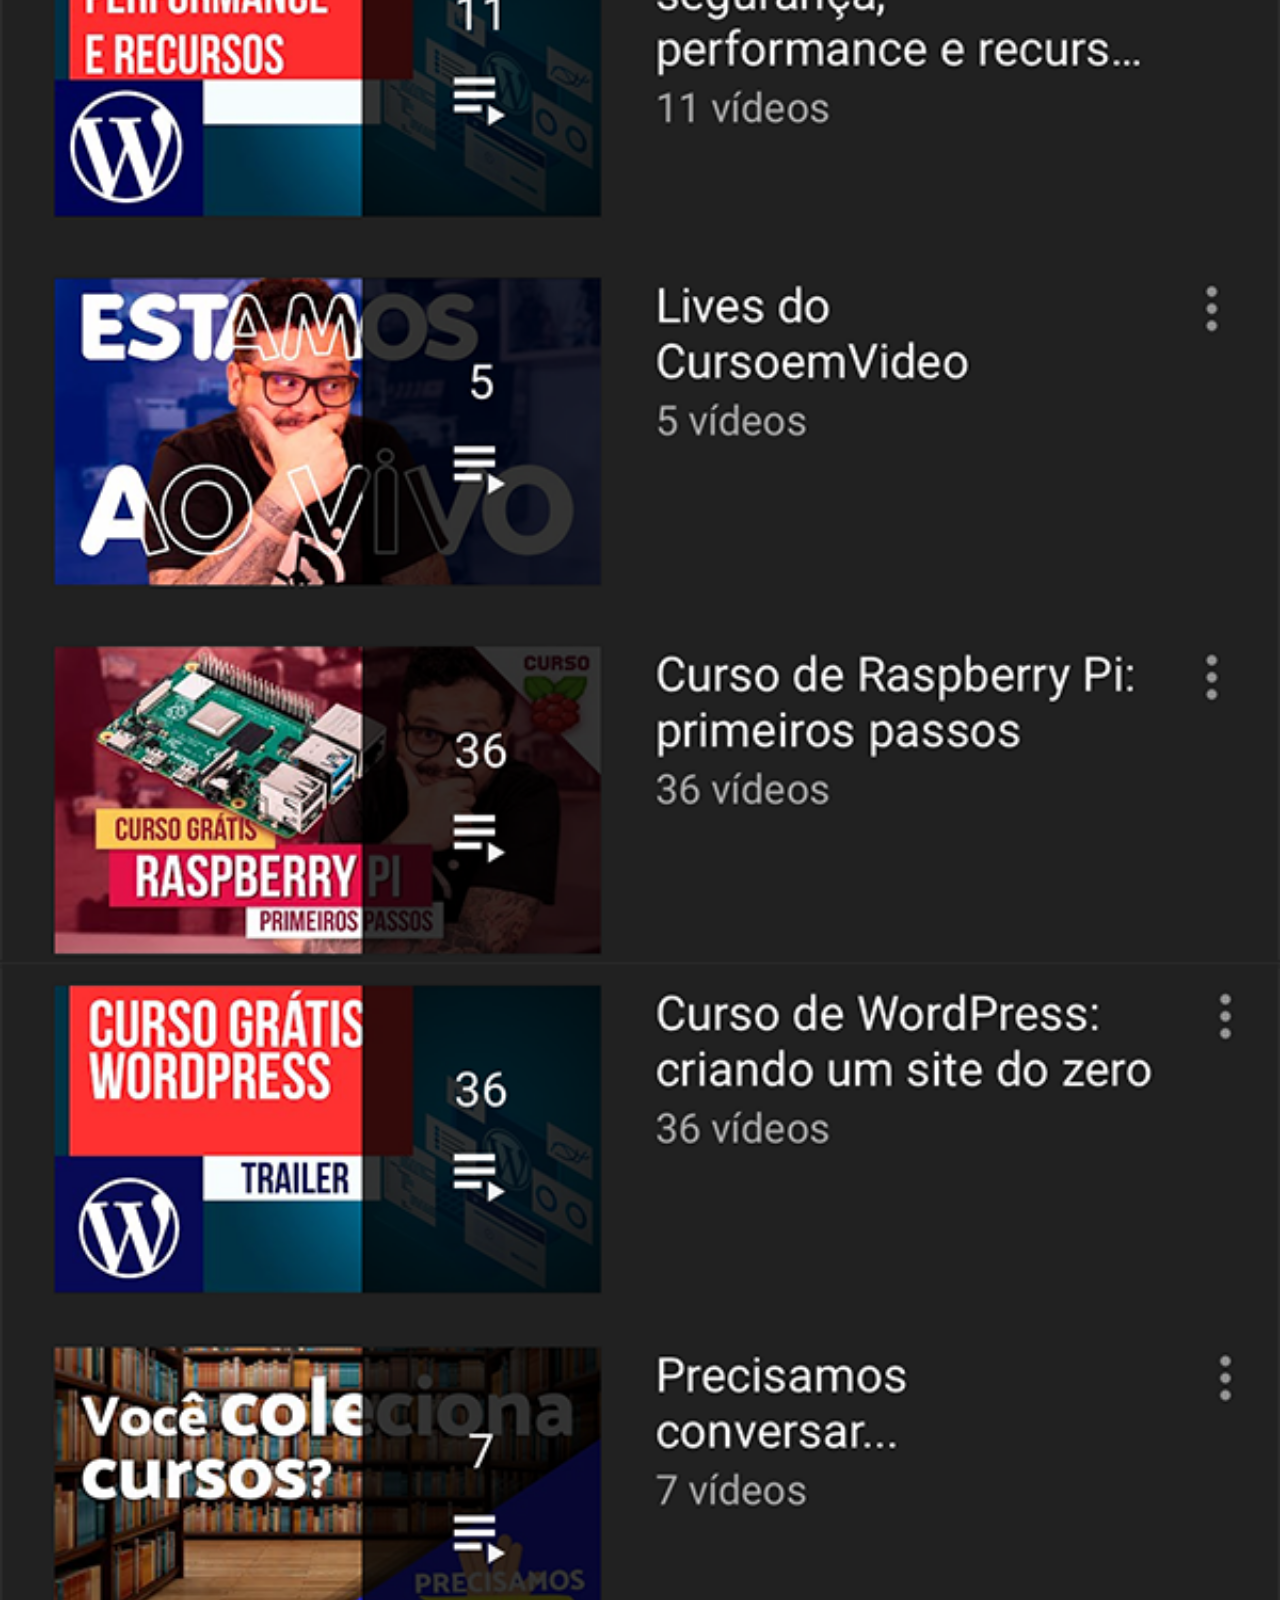
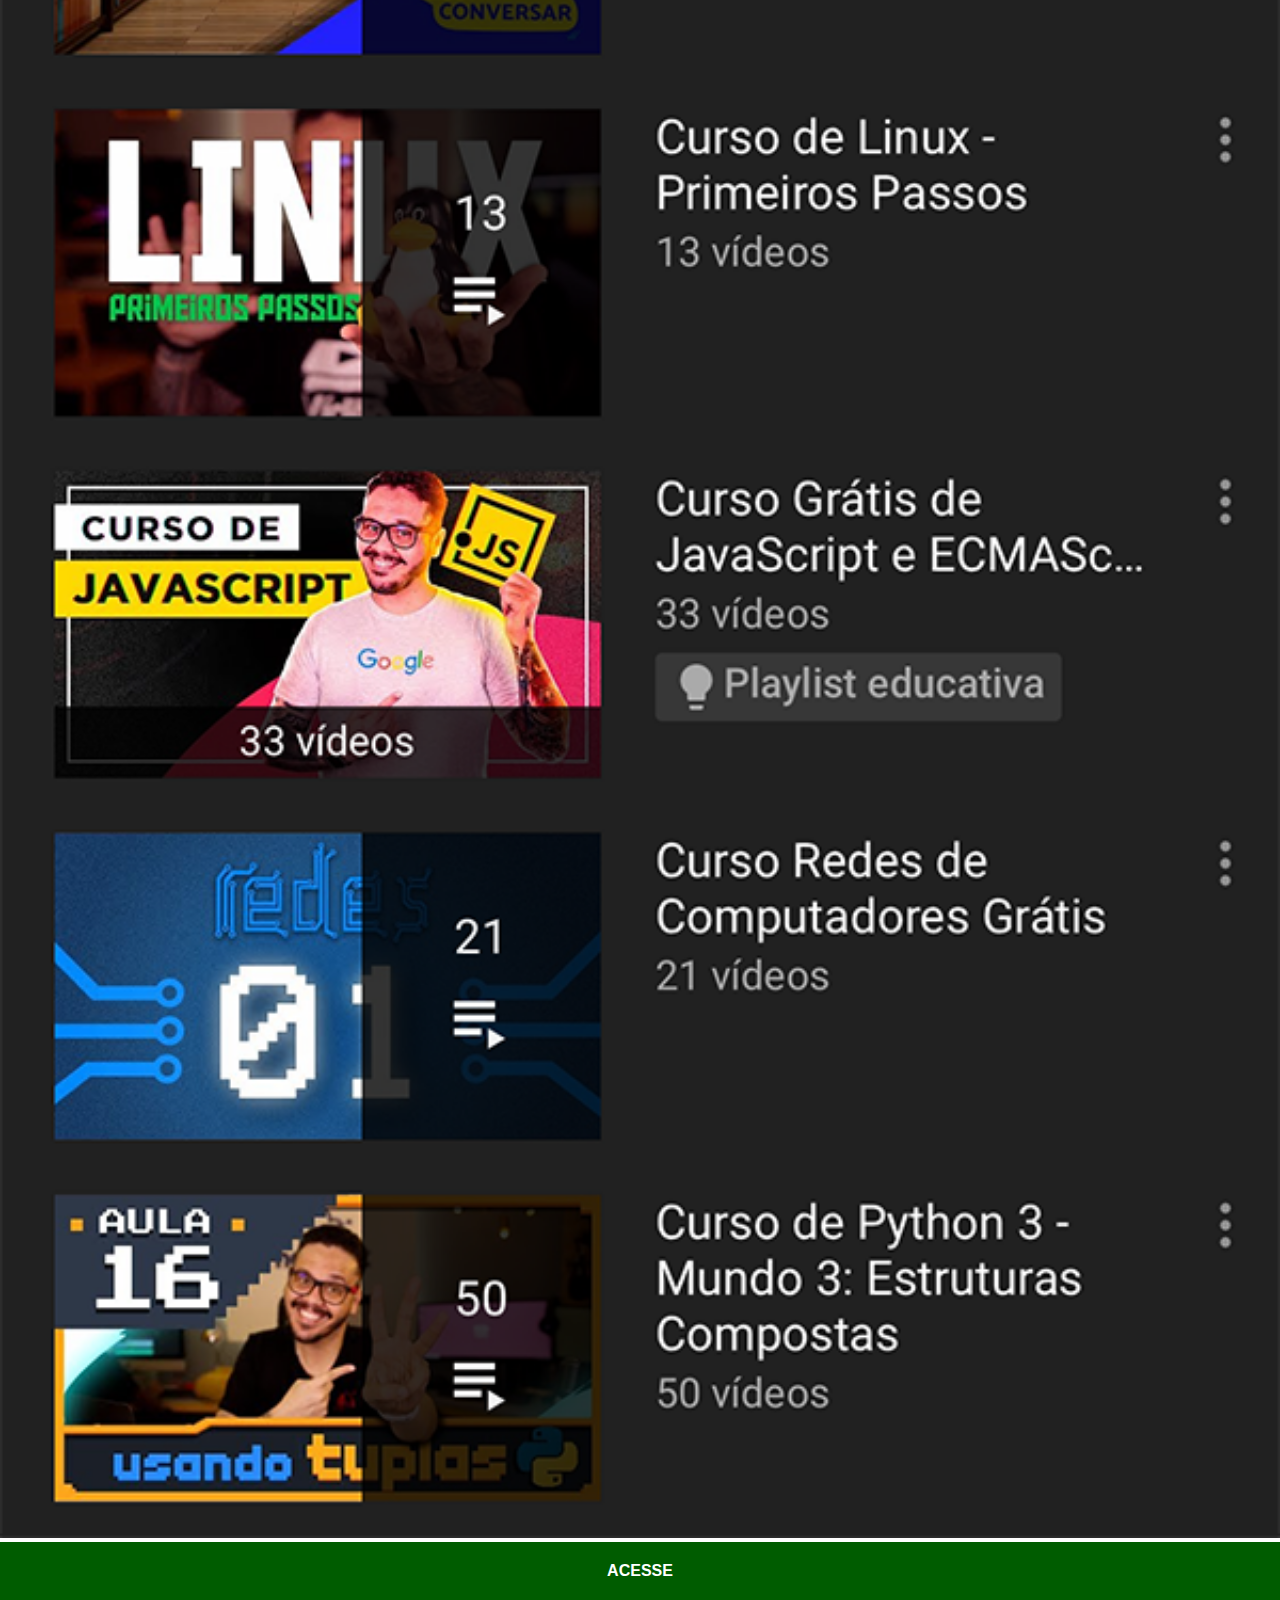
<file: youtube.html>
<!DOCTYPE html>
<html lang="pt-br">
<head>
    <meta charset="UTF-8">
    <meta http-equiv="X-UA-Compatible" content="IE=edge">
    <meta name="viewport" content="width=device-width, initial-scale=1.0">
    <title>YouTube</title>
    <link rel="stylesheet" href="social_buttons.css">
</head>
<body>
    <img src="imagens/tela-youtube.png" alt="YouTube">
    <a href="https://www.youtube.com/@CursoemVideo" target="_blank" rel="external" hreflang="pt-br">ACESSE</a>
</body>
</html>
</file>
<file: style.css>
@charset "UTF-8";

* {
    margin: 0px;
    padding: 0px;
}

html, body {
    height: 100vh;
    width: 100vw;
    background-color: black;
}

body {
    background-image: url('imagens/fundo-madeira.jpg');
    background-repeat: no-repeat;
    background-position: top center;
    background-size: cover;
    background-attachment: fixed;
}

main {
    height: 100vh;
    position: relative;
}

section#cell {
    height: 627px;
    width: 311px;
    position: absolute;
    top: 50%;
    left: 50%;
    transform: translate(-50%, -50%);
    background-image: url('imagens/frame-iphone.png');
    background-repeat: no-repeat;
}

iframe#screen {
    position: relative;
    top: 80px;
    left: 22px;
    width: 267px;
    height: 471px;
}

section#social {
    text-align: right;
}

section#social img {
    width: 50px;
    margin: 5px;
    border-radius: 50%;
    box-shadow: 3px 3px 2px rgba(0, 0, 0, 0.397);
    box-sizing: border-box;
}

section#social img:hover {
    border: 2px solid rgba(255, 255, 255, 0.493);
    transform: translate(-5px, -5px);
    box-shadow: 5px 5px 4px rgba(0, 0, 0, 0.452);
    transition-duration: 0.3s;
}
</file>
<file: social_buttons.css>
@charset "UTF-8";

* {
    padding: 0px;
    margin: 0px;
}

::-webkit-scrollbar {
    width: 0px;
    height: 0px;
}

img {
    width: 100vw;
}

a {
    display: block;
    background-color: rgb(0, 92, 0);
    color: white;
    padding: 20px;
    text-align: center;
    font-weight: bolder;
    text-decoration: none;
    font-family: Arial, Helvetica, sans-serif;
}

a:hover {
    background-color: rgb(0, 136, 0);
    transition-duration: 0.2s;
}
</file>
